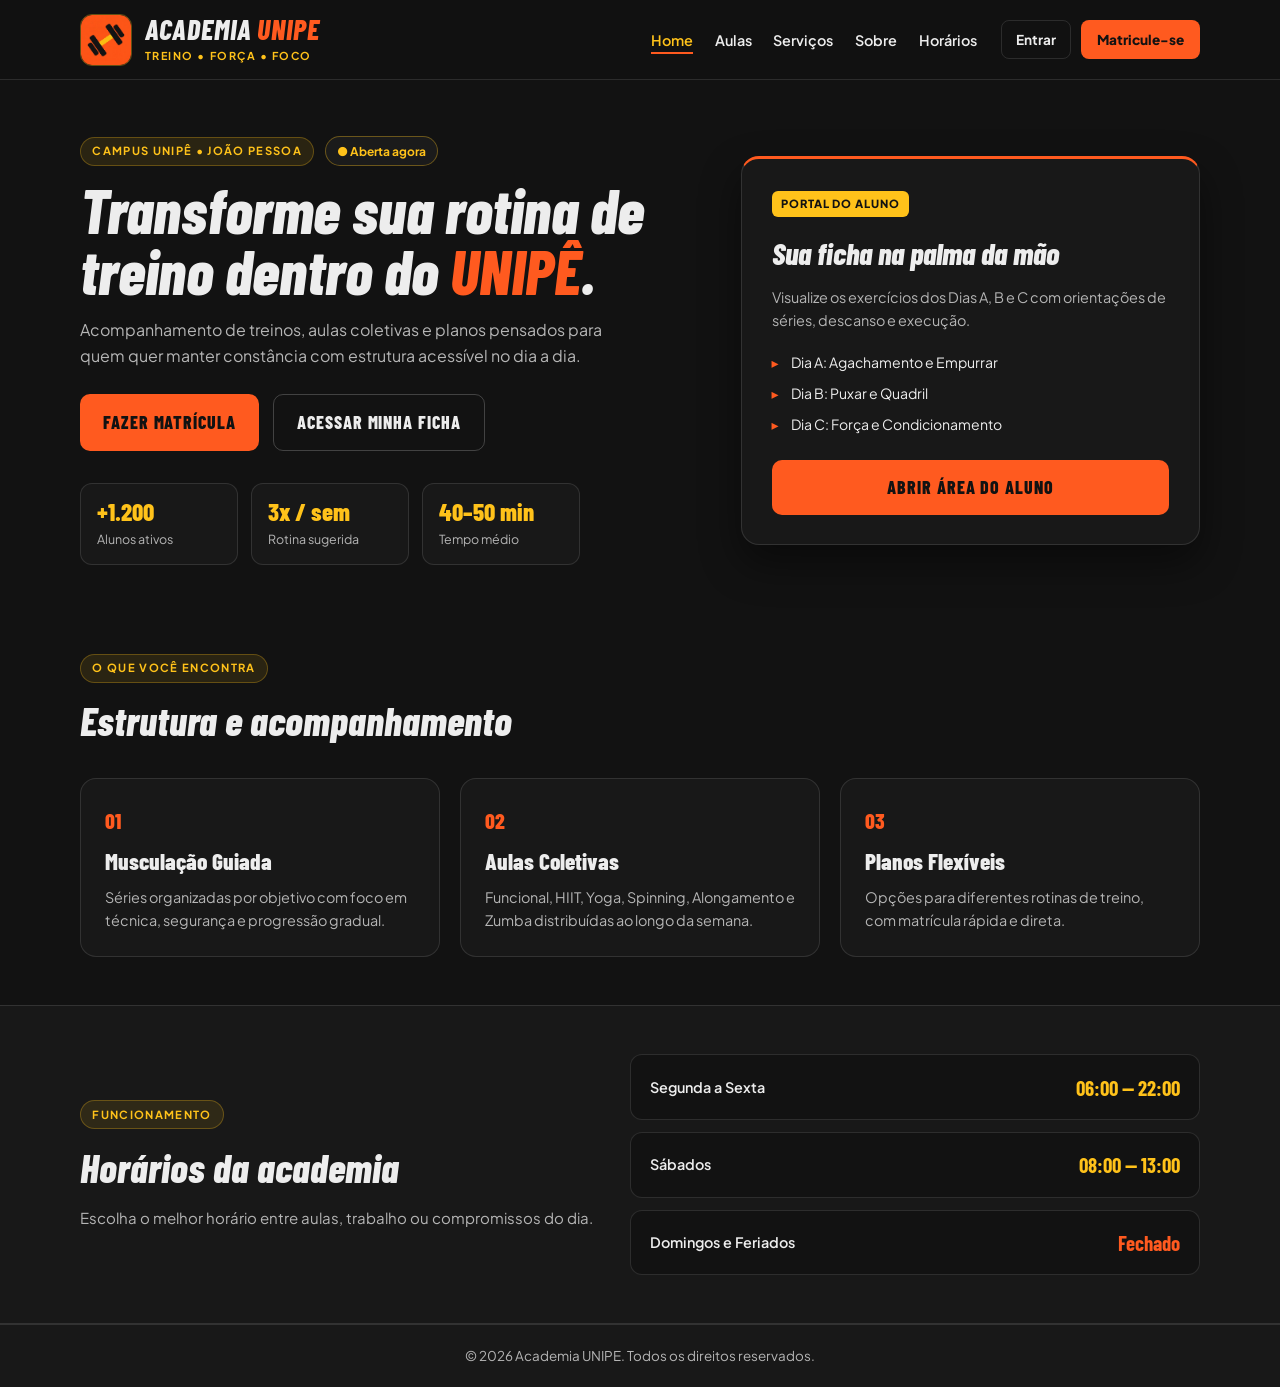
<file: index.html>
<!DOCTYPE html>
<html lang="pt-br">
  <head>
    <meta charset="UTF-8">
    <title>Academia Unipe</title>
    <script>
      window.location.replace('home/home.html');
    </script>
  </head>
  <body>
    <p>Redirecionando para <a href="home/home.html">Academia Unipe</a>...</p>
  </body>
</html>
</file>
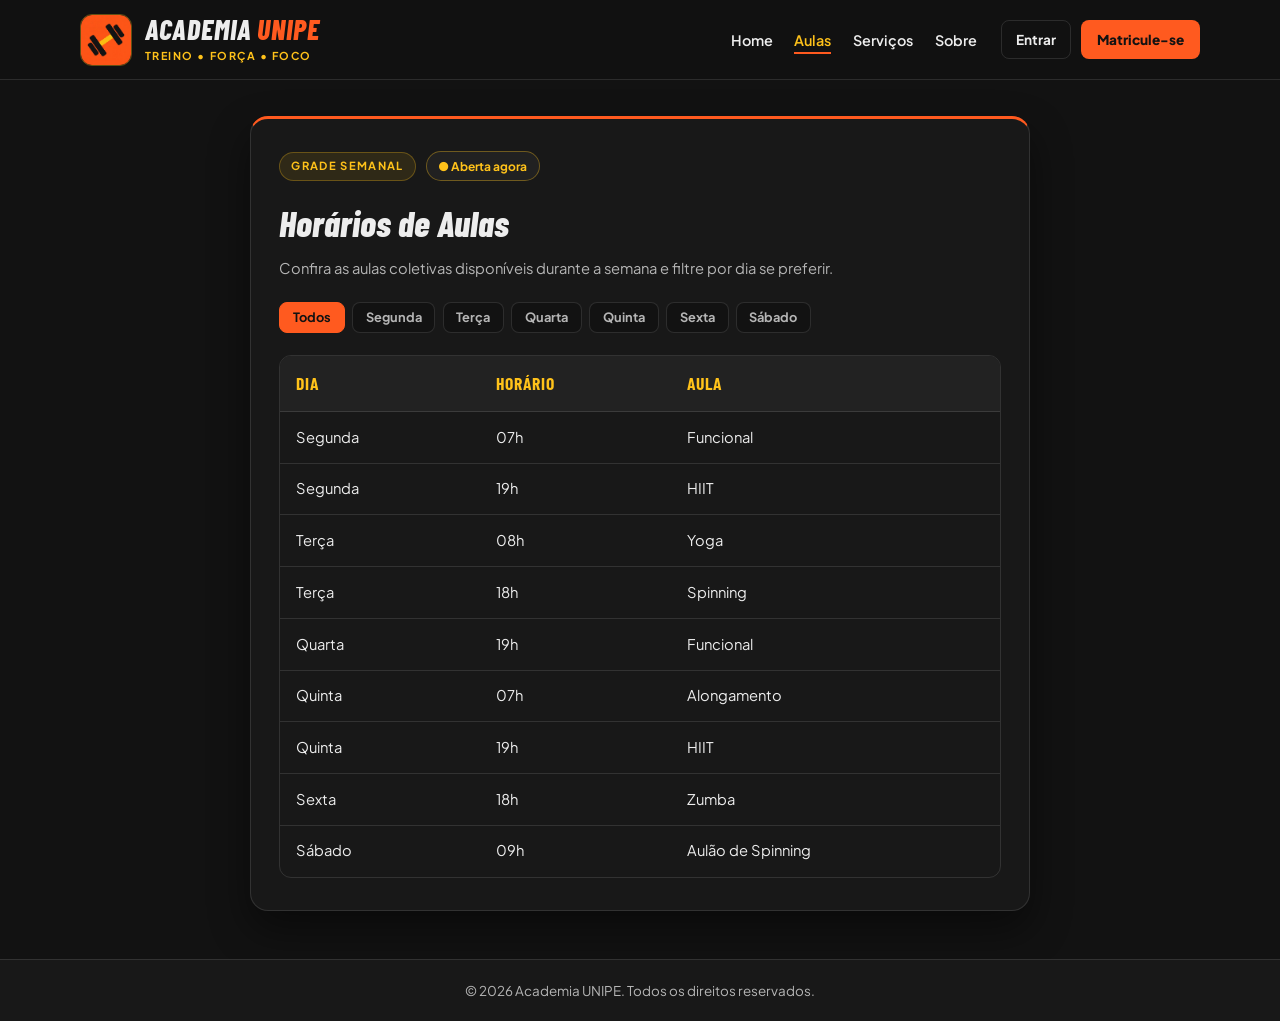
<file: aulas/aulas.html>
<!DOCTYPE html>
<html lang="pt-BR">
<head>
  <meta charset="UTF-8">
  <meta name="viewport" content="width=device-width, initial-scale=1.0">
  <title>Aulas — Academia UNIPE</title>
  <link rel="preconnect" href="https://fonts.googleapis.com">
  <link rel="preconnect" href="https://fonts.gstatic.com" crossorigin>
  <link href="https://fonts.googleapis.com/css2?family=Barlow+Condensed:ital,wght@0,700;0,800;1,800&family=Plus+Jakarta+Sans:wght@400;500;600;700&display=swap" rel="stylesheet">
  <link rel="stylesheet" href="aulas.css">
</head>
<body>
  <div class="topo-site">
    <header class="cabecalho">
      <div class="img-logo">
        <a href="../home/home.html">
          <img src="../visual/logo-unipe.png" alt="Logo da Academia UNIPE" width="52" height="52">
        </a>
        <div class="texto-logo">
          <span class="name">ACADEMIA <span class="nome">UNIPE</span></span>
          <p class="tagline">TREINO • FORÇA • FOCO</p>
        </div>
      </div>

      <button class="menu-toggle" id="menuToggle" aria-label="Abrir menu" aria-expanded="false">
        <span></span>
        <span></span>
        <span></span>
      </button>

      <nav class="menu" id="mainMenu" aria-label="Navegação principal">
        <ul class="menu-lista">
          <li><a href="../home/home.html">Home</a></li>
          <li><a href="aulas.html" class="ativo">Aulas</a></li>
          <li><a href="../servicos/serviços.html">Serviços</a></li>
          <li><a href="../sobre nos/sobre.html">Sobre</a></li>
        </ul>
        <div class="menu-acoes">
          <a href="../login/login.html" class="nav-btn-login">Entrar</a>
          <a href="../cadastro/CADASTRO.HTML" class="nav-btn-cadastro">Matricule-se</a>
        </div>
      </nav>
    </header>
  </div>

  <main class="container main-aulas">
    <section class="aulas-box">
      <div class="status-linha">
        <span class="selo">GRADE SEMANAL</span>
        <span class="status-funcionamento" id="statusFuncionamento">● Verificando horário...</span>
      </div>
      <h1 class="inicio">Horários de Aulas</h1>
      <p class="descricao-aulas">Confira as aulas coletivas disponíveis durante a semana e filtre por dia se preferir.</p>

      <div class="filtros-dia" id="filtrosDia">
        <button type="button" class="filtro-btn active" data-dia="todos">Todos</button>
        <button type="button" class="filtro-btn" data-dia="Segunda">Segunda</button>
        <button type="button" class="filtro-btn" data-dia="Terça">Terça</button>
        <button type="button" class="filtro-btn" data-dia="Quarta">Quarta</button>
        <button type="button" class="filtro-btn" data-dia="Quinta">Quinta</button>
        <button type="button" class="filtro-btn" data-dia="Sexta">Sexta</button>
        <button type="button" class="filtro-btn" data-dia="Sábado">Sábado</button>
      </div>

      <div class="tabela-wrapper">
        <table id="tabelaAulas">
          <thead>
            <tr>
              <th>Dia</th>
              <th>Horário</th>
              <th>Aula</th>
            </tr>
          </thead>
          <tbody>
            <tr data-dia="Segunda"><td>Segunda</td><td>07h</td><td>Funcional</td></tr>
            <tr data-dia="Segunda"><td>Segunda</td><td>19h</td><td>HIIT</td></tr>
            <tr data-dia="Terça"><td>Terça</td><td>08h</td><td>Yoga</td></tr>
            <tr data-dia="Terça"><td>Terça</td><td>18h</td><td>Spinning</td></tr>
            <tr data-dia="Quarta"><td>Quarta</td><td>19h</td><td>Funcional</td></tr>
            <tr data-dia="Quinta"><td>Quinta</td><td>07h</td><td>Alongamento</td></tr>
            <tr data-dia="Quinta"><td>Quinta</td><td>19h</td><td>HIIT</td></tr>
            <tr data-dia="Sexta"><td>Sexta</td><td>18h</td><td>Zumba</td></tr>
            <tr data-dia="Sábado"><td>Sábado</td><td>09h</td><td>Aulão de Spinning</td></tr>
          </tbody>
        </table>
      </div>
    </section>
  </main>

  <footer class="rodape">
    <p>&copy; 2026 Academia UNIPE. Todos os direitos reservados.</p>
  </footer>

  <script src="aulas.js"></script>
</body>
</html>
</file>
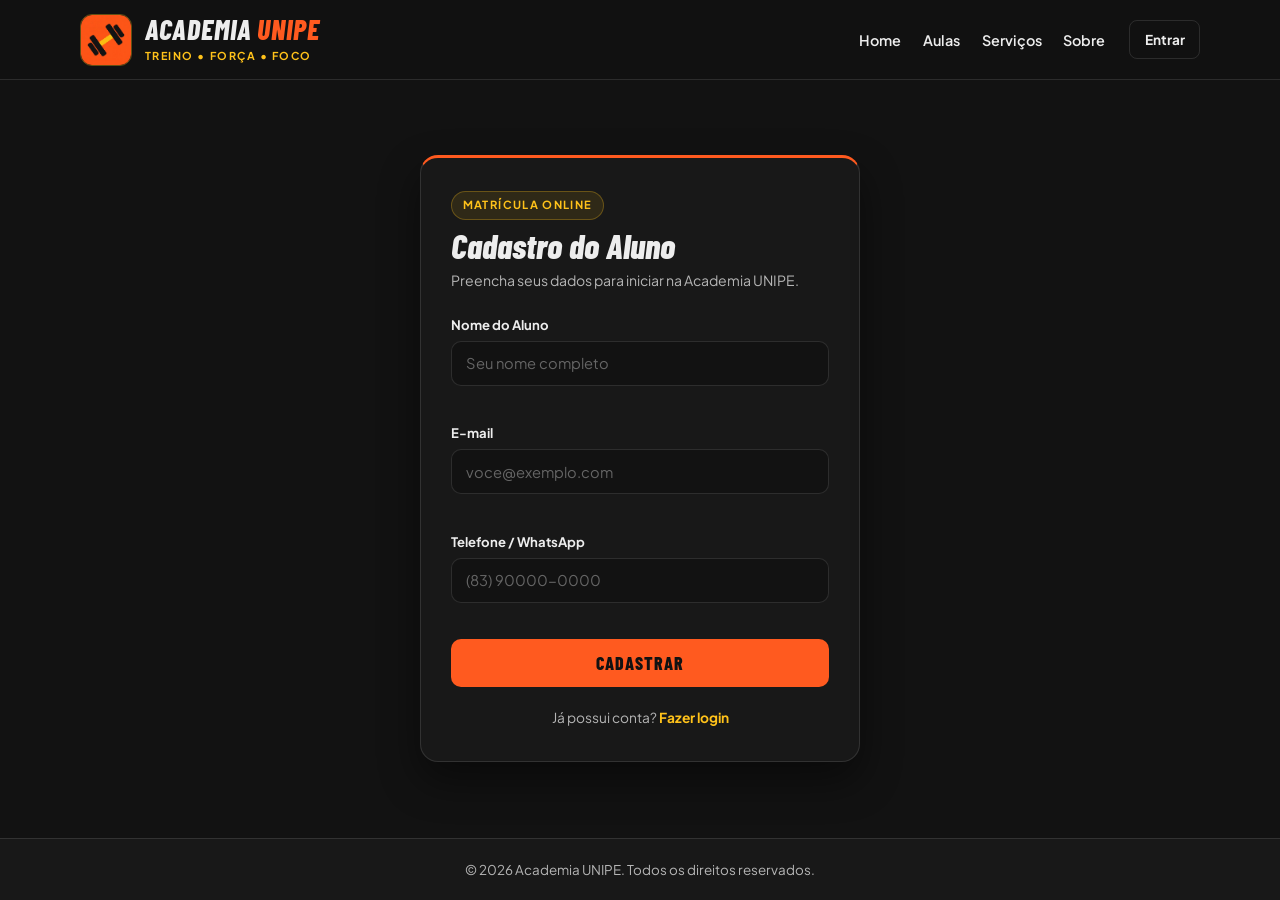
<file: cadastro/CADASTRO.HTML>
<!DOCTYPE html>
<html lang="pt-BR">
<head>
  <meta charset="UTF-8">
  <meta name="viewport" content="width=device-width, initial-scale=1.0">
  <title>Cadastro — Academia UNIPE</title>
  <link rel="preconnect" href="https://fonts.googleapis.com">
  <link rel="preconnect" href="https://fonts.gstatic.com" crossorigin>
  <link href="https://fonts.googleapis.com/css2?family=Barlow+Condensed:ital,wght@0,700;0,800;1,800&family=Plus+Jakarta+Sans:wght@400;500;600;700&display=swap" rel="stylesheet">
  <link rel="stylesheet" href="cadastro.css">
</head>
<body>
  <div class="topo-site">
    <header class="cabecalho">
      <div class="img-logo">
        <a href="../home/home.html">
          <img src="../visual/logo-unipe.png" alt="Logo da Academia UNIPE" width="52" height="52">
        </a>
        <div class="texto-logo">
          <span class="name">ACADEMIA <span class="nome">UNIPE</span></span>
          <p class="tagline">TREINO • FORÇA • FOCO</p>
        </div>
      </div>

      <button class="menu-toggle" id="menuToggle" aria-label="Abrir menu" aria-expanded="false">
        <span></span>
        <span></span>
        <span></span>
      </button>

      <nav class="menu" id="mainMenu" aria-label="Navegação principal">
        <ul class="menu-lista">
          <li><a href="../home/home.html">Home</a></li>
          <li><a href="../aulas/aulas.html">Aulas</a></li>
          <li><a href="../servicos/serviços.html">Serviços</a></li>
          <li><a href="../sobre nos/sobre.html">Sobre</a></li>
        </ul>
        <div class="menu-acoes">
          <a href="../login/login.html" class="nav-btn-login">Entrar</a>
        </div>
      </nav>
    </header>
  </div>

  <main class="area-cadastro">
    <section id="cadastro" class="cadastro-card">
      <span class="selo">MATRÍCULA ONLINE</span>
      <h1>Cadastro do Aluno</h1>
      <p class="subtitulo-form">Preencha seus dados para iniciar na Academia UNIPE.</p>

      <form id="cadastroForm" novalidate>
        <div class="campo-grupo">
          <label for="nome">Nome do Aluno</label>
          <input type="text" id="nome" name="nome" placeholder="Seu nome completo" required>
          <span class="erro-campo" id="nomeErro"></span>
        </div>

        <div class="campo-grupo">
          <label for="email">E-mail</label>
          <input type="email" id="email" name="email" placeholder="voce@exemplo.com" required>
          <span class="erro-campo" id="emailErro"></span>
        </div>

        <div class="campo-grupo">
          <label for="telefone">Telefone / WhatsApp</label>
          <input type="tel" id="telefone" name="telefone" placeholder="(83) 90000-0000" maxlength="15" required>
          <span class="erro-campo" id="telefoneErro"></span>
        </div>

        <button type="submit" class="btn btn-primary full-width">Cadastrar</button>
        <div class="mensagem-retorno" id="retornoCadastro" role="status" aria-live="polite"></div>
      </form>

      <p class="rodape-card">Já possui conta? <a href="../login/login.html">Fazer login</a></p>
    </section>
  </main>

  <footer class="rodape">
    <p>&copy; 2026 Academia UNIPE. Todos os direitos reservados.</p>
  </footer>

  <script src="cadastro.js"></script>
</body>
</html>
</file>
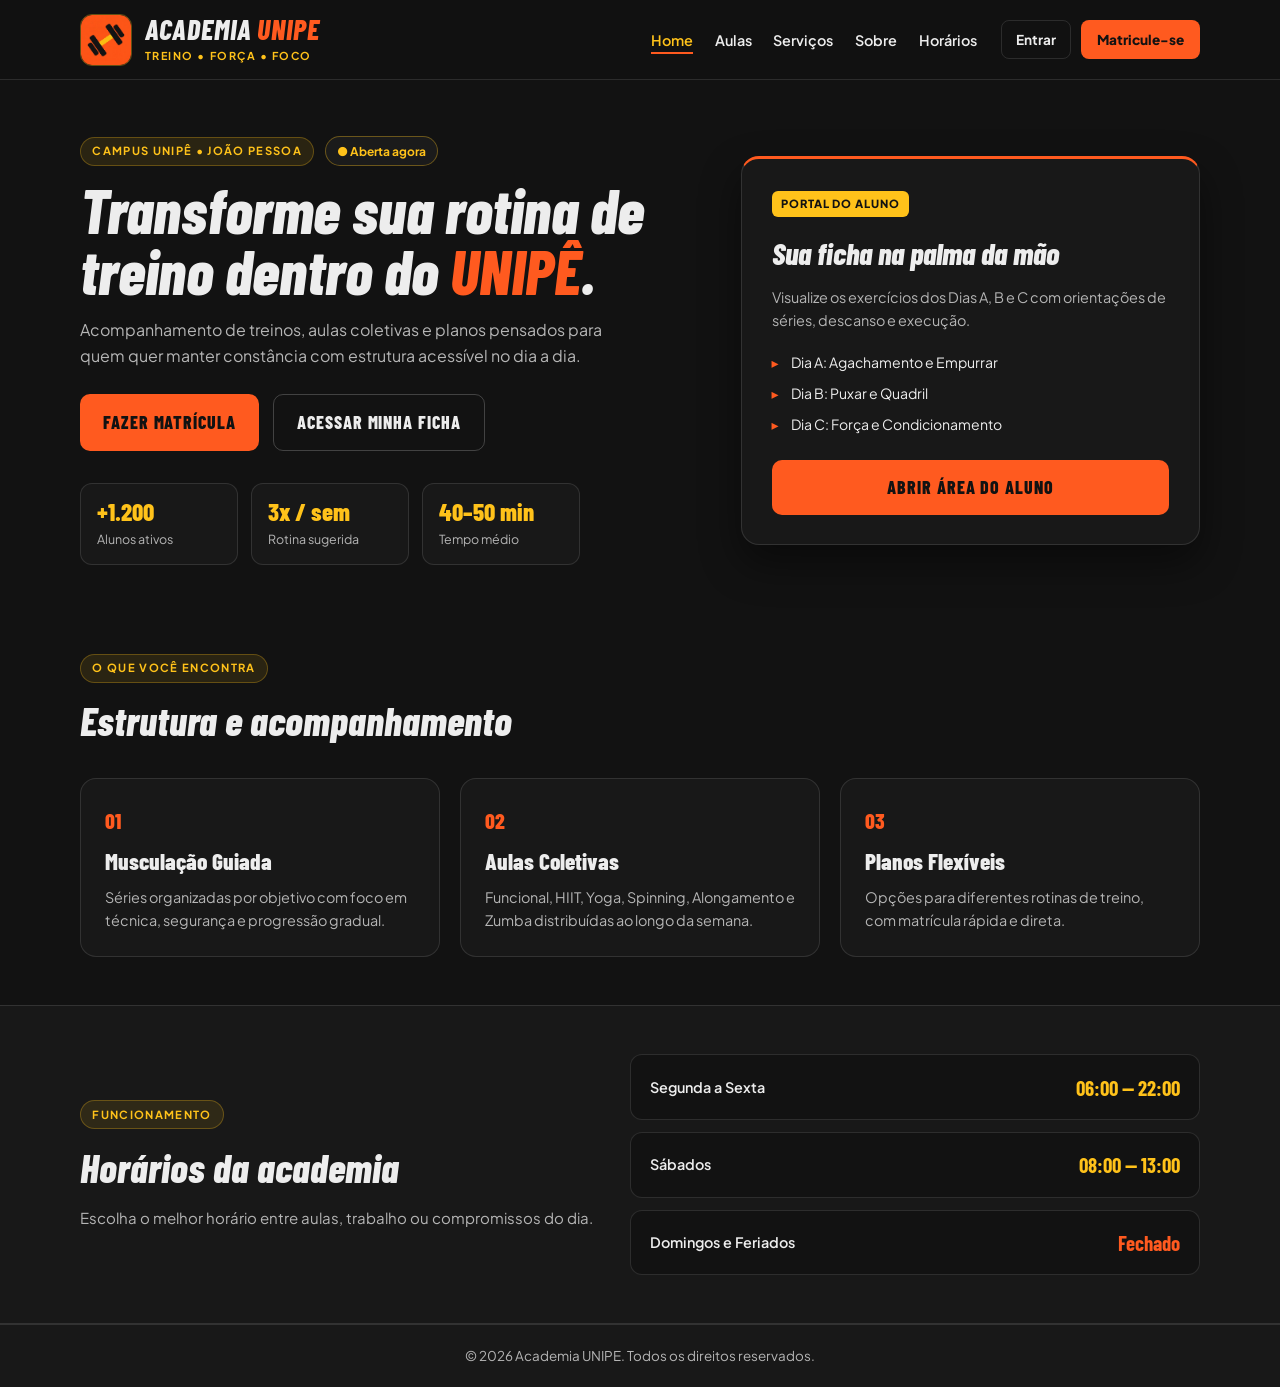
<file: home/home.html>
<!DOCTYPE html>
<html lang="pt-BR">
<head>
  <meta charset="UTF-8">
  <meta name="viewport" content="width=device-width, initial-scale=1.0">
  <title>Academia UNIPE — Início</title>
  <link rel="preconnect" href="https://fonts.googleapis.com">
  <link rel="preconnect" href="https://fonts.gstatic.com" crossorigin>
  <link href="https://fonts.googleapis.com/css2?family=Barlow+Condensed:ital,wght@0,700;0,800;1,800&family=Plus+Jakarta+Sans:wght@400;500;600;700&display=swap" rel="stylesheet">
  <link rel="stylesheet" href="home.css">
</head>
<body>
  <div class="topo-site">
    <header class="cabecalho">
      <div class="img-logo">
        <a href="home.html">
          <img src="../visual/logo-unipe.png" alt="Logo da Academia UNIPE" width="52" height="52">
        </a>
        <div class="texto-logo">
          <span class="name">ACADEMIA <span class="nome">UNIPE</span></span>
          <p class="tagline">TREINO • FORÇA • FOCO</p>
        </div>
      </div>

      <button class="menu-toggle" id="menuToggle" aria-label="Abrir menu" aria-expanded="false">
        <span></span>
        <span></span>
        <span></span>
      </button>

      <nav class="menu" id="mainMenu" aria-label="Navegação principal">
        <ul class="menu-lista">
          <li><a href="home.html" class="ativo">Home</a></li>
          <li><a href="../aulas/aulas.html">Aulas</a></li>
          <li><a href="../servicos/serviços.html">Serviços</a></li>
          <li><a href="../sobre nos/sobre.html">Sobre</a></li>
          <li><a href="#horarios">Horários</a></li>
        </ul>
        <div class="menu-acoes">
          <a href="../login/login.html" class="nav-btn-login">Entrar</a>
          <a href="../cadastro/CADASTRO.HTML" class="nav-btn-cadastro">Matricule-se</a>
        </div>
      </nav>
    </header>
  </div>

  <main>
    <section class="hero">
      <div class="container hero-grid">
        <div class="hero-text">
          <div class="status-linha">
            <span class="selo">CAMPUS UNIPÊ • JOÃO PESSOA</span>
            <span class="status-funcionamento" id="statusFuncionamento">● Verificando horário...</span>
          </div>

          <h1>Transforme sua rotina de treino dentro do <span>UNIPÊ</span>.</h1>
          <p>
            Acompanhamento de treinos, aulas coletivas e planos pensados para quem quer
            manter constância com estrutura acessível no dia a dia.
          </p>

          <div class="hero-buttons">
            <a href="../cadastro/CADASTRO.HTML" class="btn btn-primary">Fazer Matrícula</a>
            <a href="../login/login.html" class="btn btn-secondary">Acessar Minha Ficha</a>
          </div>

          <div class="hero-stats">
            <div class="stat-item">
              <strong>+1.200</strong>
              <span>Alunos ativos</span>
            </div>
            <div class="stat-item">
              <strong>3x / sem</strong>
              <span>Rotina sugerida</span>
            </div>
            <div class="stat-item">
              <strong>40–50 min</strong>
              <span>Tempo médio</span>
            </div>
          </div>
        </div>

        <aside class="hero-card">
          <div class="card-highlight">
            <span class="badge-amarelo">PORTAL DO ALUNO</span>
            <h2>Sua ficha na palma da mão</h2>
            <p>Visualize os exercícios dos Dias A, B e C com orientações de séries, descanso e execução.</p>
            <ul>
              <li>Dia A: Agachamento e Empurrar</li>
              <li>Dia B: Puxar e Quadril</li>
              <li>Dia C: Força e Condicionamento</li>
            </ul>
            <a href="../login/login.html" class="btn btn-primary full-width">Abrir Área do Aluno</a>
          </div>
        </aside>
      </div>
    </section>

    <section class="secao">
      <div class="container">
        <div class="secao-topo">
          <span class="selo">O QUE VOCÊ ENCONTRA</span>
          <h2>Estrutura e acompanhamento</h2>
        </div>

        <div class="cards-grid">
          <article class="card-info">
            <span class="card-num">01</span>
            <h3>Musculação Guiada</h3>
            <p>Séries organizadas por objetivo com foco em técnica, segurança e progressão gradual.</p>
          </article>

          <article class="card-info">
            <span class="card-num">02</span>
            <h3>Aulas Coletivas</h3>
            <p>Funcional, HIIT, Yoga, Spinning, Alongamento e Zumba distribuídas ao longo da semana.</p>
          </article>

          <article class="card-info">
            <span class="card-num">03</span>
            <h3>Planos Flexíveis</h3>
            <p>Opções para diferentes rotinas de treino, com matrícula rápida e direta.</p>
          </article>
        </div>
      </div>
    </section>

    <section id="horarios" class="secao secao-faixa">
      <div class="container horarios-grid">
        <div>
          <span class="selo">FUNCIONAMENTO</span>
          <h2>Horários da academia</h2>
          <p>Escolha o melhor horário entre aulas, trabalho ou compromissos do dia.</p>
        </div>

        <div class="horarios-lista">
          <div class="horario-linha">
            <span>Segunda a Sexta</span>
            <strong>06:00 — 22:00</strong>
          </div>
          <div class="horario-linha">
            <span>Sábados</span>
            <strong>08:00 — 13:00</strong>
          </div>
          <div class="horario-linha fechado">
            <span>Domingos e Feriados</span>
            <strong>Fechado</strong>
          </div>
        </div>
      </div>
    </section>
  </main>

  <footer class="rodape">
    <p>&copy; 2026 Academia UNIPE. Todos os direitos reservados.</p>
  </footer>

  <script src="home.js"></script>
</body>
</html>
</file>
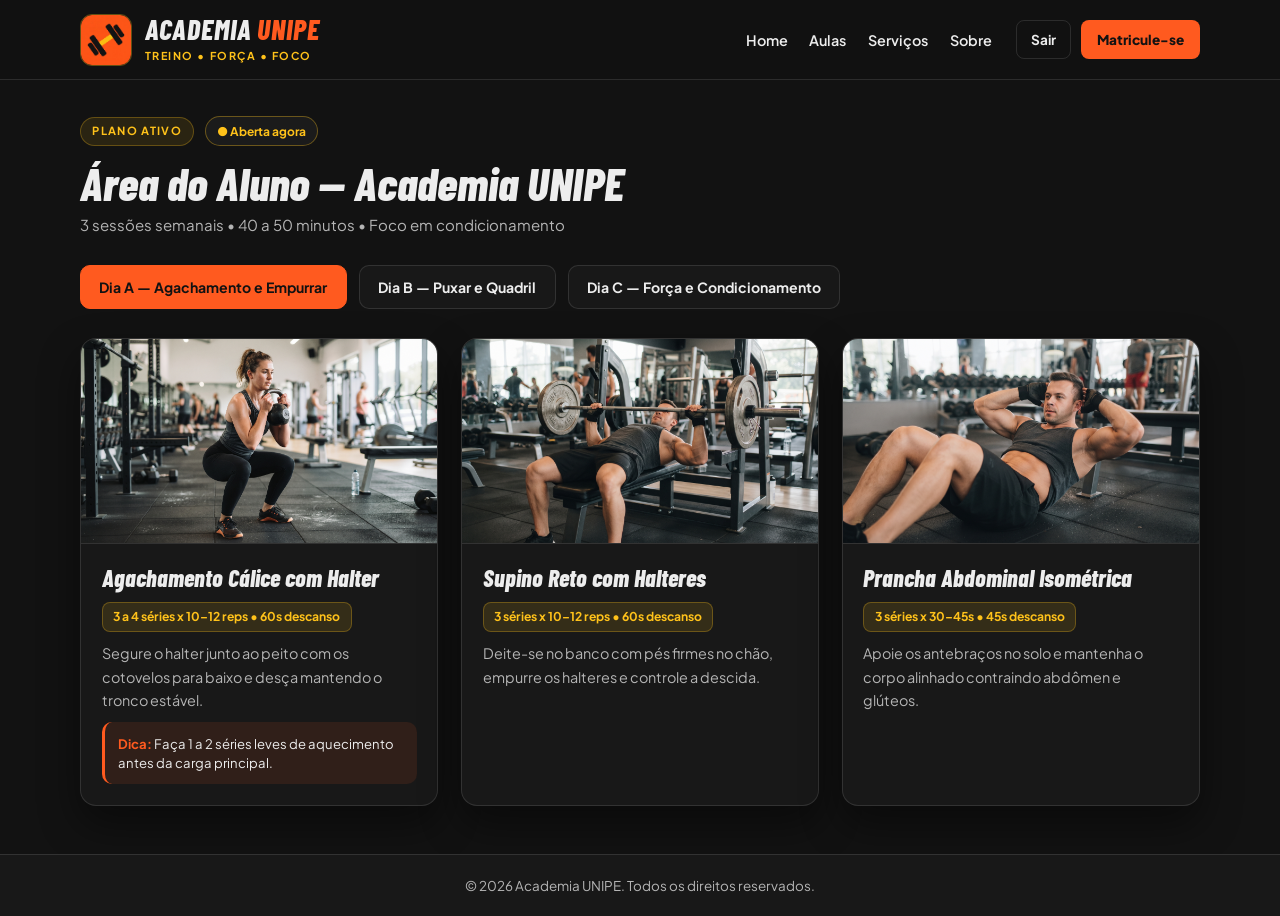
<file: login/acesso.html>
<!DOCTYPE html>
<html lang="pt-BR">
<head>
  <meta charset="UTF-8">
  <meta name="viewport" content="width=device-width, initial-scale=1.0">
  <title>Plano de Treino — Academia UNIPE</title>
  <link rel="preconnect" href="https://fonts.googleapis.com">
  <link rel="preconnect" href="https://fonts.gstatic.com" crossorigin>
  <link href="https://fonts.googleapis.com/css2?family=Barlow+Condensed:ital,wght@0,700;0,800;1,800&family=Plus+Jakarta+Sans:wght@400;500;600;700&display=swap" rel="stylesheet">
  <link rel="stylesheet" href="acesso.css">
</head>
<body class="painel-treino">
  <div class="topo-site">
    <header class="cabecalho">
      <div class="img-logo">
        <a href="../home/home.html">
          <img src="../visual/logo-unipe.png" alt="Logo da Academia UNIPE" width="52" height="52">
        </a>
        <div class="texto-logo">
          <span class="name">ACADEMIA <span class="nome">UNIPE</span></span>
          <p class="tagline">TREINO • FORÇA • FOCO</p>
        </div>
      </div>

      <button class="menu-toggle" id="menuToggle" aria-label="Abrir menu" aria-expanded="false">
        <span></span>
        <span></span>
        <span></span>
      </button>

      <nav class="menu" id="mainMenu" aria-label="Navegação principal">
        <ul class="menu-lista">
          <li><a href="../home/home.html">Home</a></li>
          <li><a href="../aulas/aulas.html">Aulas</a></li>
          <li><a href="../servicos/serviços.html">Serviços</a></li>
          <li><a href="../sobre nos/sobre.html">Sobre</a></li>
        </ul>
        <div class="menu-acoes">
          <a href="../login/login.html" class="nav-btn-login">Sair</a>
          <a href="../cadastro/CADASTRO.HTML" class="nav-btn-cadastro">Matricule-se</a>
        </div>
      </nav>
    </header>
  </div>

  <main class="container-treino">
    <section class="treino-cabecalho">
      <div class="status-linha">
        <span class="selo">PLANO ATIVO</span>
        <span class="status-funcionamento" id="statusFuncionamento">● Verificando horário...</span>
      </div>
      <h1>Área do Aluno — Academia UNIPE</h1>
      <p>3 sessões semanais • 40 a 50 minutos • Foco em condicionamento</p>
    </section>

    <nav class="tabs" role="tablist" aria-label="Dias de treino">
      <button type="button" class="tab-btn active" data-tab="dia-a" role="tab" aria-selected="true">Dia A — Agachamento e Empurrar</button>
      <button type="button" class="tab-btn" data-tab="dia-b" role="tab" aria-selected="false">Dia B — Puxar e Quadril</button>
      <button type="button" class="tab-btn" data-tab="dia-c" role="tab" aria-selected="false">Dia C — Força e Condicionamento</button>
    </nav>

    <section id="dia-a" class="tab-content active" role="tabpanel">
      <div class="cards-grid">
        <article class="card">
          <img src="../visual/agachamento.jpeg" class="img" alt="Agachamento Cálice com Halter">
          <div class="card-body">
            <h2>Agachamento Cálice com Halter</h2>
            <span class="badge">3 a 4 séries x 10–12 reps • 60s descanso</span>
            <p>Segure o halter junto ao peito com os cotovelos para baixo e desça mantendo o tronco estável.</p>
            <div class="tip">
              <strong>Dica:</strong> Faça 1 a 2 séries leves de aquecimento antes da carga principal.
            </div>
          </div>
        </article>

        <article class="card">
          <img src="../visual/supino.jpeg" alt="Supino Reto com Halteres">
          <div class="card-body">
            <h2>Supino Reto com Halteres</h2>
            <span class="badge">3 séries x 10–12 reps • 60s descanso</span>
            <p>Deite-se no banco com pés firmes no chão, empurre os halteres e controle a descida.</p>
          </div>
        </article>

        <article class="card">
          <img src="../visual/prancha.jpeg" alt="Prancha Abdominal Isométrica">
          <div class="card-body">
            <h2>Prancha Abdominal Isométrica</h2>
            <span class="badge">3 séries x 30–45s • 45s descanso</span>
            <p>Apoie os antebraços no solo e mantenha o corpo alinhado contraindo abdômen e glúteos.</p>
          </div>
        </article>
      </div>
    </section>

    <section id="dia-b" class="tab-content" role="tabpanel">
      <div class="cards-grid">
        <article class="card">
          <img src="../visual/puxada.jpeg" alt="Puxada Frontal na Polia Alta">
          <div class="card-body">
            <h2>Puxada Frontal na Polia Alta</h2>
            <span class="badge">3 a 4 séries x 10–12 reps • 60s descanso</span>
            <p>Puxe a barra em direção ao peito iniciando o movimento pelas escápulas.</p>
          </div>
        </article>

        <article class="card">
          <img src="../visual/levantamento.jpeg" alt="Levantamento Terra Romeno com Halteres">
          <div class="card-body">
            <h2>Levantamento Terra Romeno com Halteres</h2>
            <span class="badge">3 séries x 10–12 reps • 60s descanso</span>
            <p>Com joelhos levemente destravados, projete o quadril para trás mantendo a coluna neutra e os halteres próximos às pernas.</p>
          </div>
        </article>

        <article class="card">
          <img src="../visual/remada.jpeg" alt="Remada Baixa na Polia">
          <div class="card-body">
            <h2>Remada Baixa na Polia</h2>
            <span class="badge">3 séries x 10–12 reps • 60s descanso</span>
            <p>Sente-se com tronco ereto e pés apoiados na plataforma, puxando o triângulo ou barra em direção ao abdômen.</p>
          </div>
        </article>
      </div>
    </section>

    <section id="dia-c" class="tab-content" role="tabpanel">
      <div class="cards-grid">
        <article class="card">
          <img src="../visual/ombro.jpeg" alt="Desenvolvimento de Ombros">
          <div class="card-body">
            <h2>Desenvolvimento de Ombros</h2>
            <span class="badge">3 séries x 8–12 reps • 60s descanso</span>
            <p>Empurre a carga acima da cabeça mantendo o core firme e descendo até a linha do queixo.</p>
          </div>
        </article>

        <article class="card">
          <img src="../visual/Swing.jpeg" alt="Swing com Kettlebell">
          <div class="card-body">
            <h2>Swing com Kettlebell</h2>
            <span class="badge">4 séries x 15 reps • 45s descanso</span>
            <p>Execute uma dobradiça rápida de quadril para trás e estenda o quadril à frente para projetar o kettlebell na altura do peito. A força vem do quadril e dos glúteos, não da elevação dos ombros com os braços.</p>
          </div>
        </article>

        <article class="card">
          <img src="../visual/esteira.jpeg" alt="Esteira ou Ergômetro">
          <div class="card-body">
            <h2>Esteira ou Ergômetro</h2>
            <span class="badge">10 a 15 min • Ritmo moderado a vigoroso</span>
            <p>Alterne blocos de 1 minuto em ritmo mais forte com 1 a 2 minutos em ritmo leve de recuperação, mantendo respiração controlada e postura ereta.</p>
          </div>
        </article>
      </div>
    </section>
  </main>

  <footer class="rodape">
    <p>&copy; 2026 Academia UNIPE. Todos os direitos reservados.</p>
  </footer>

  <script src="acesso.js"></script>
</body>
</html>
</file>
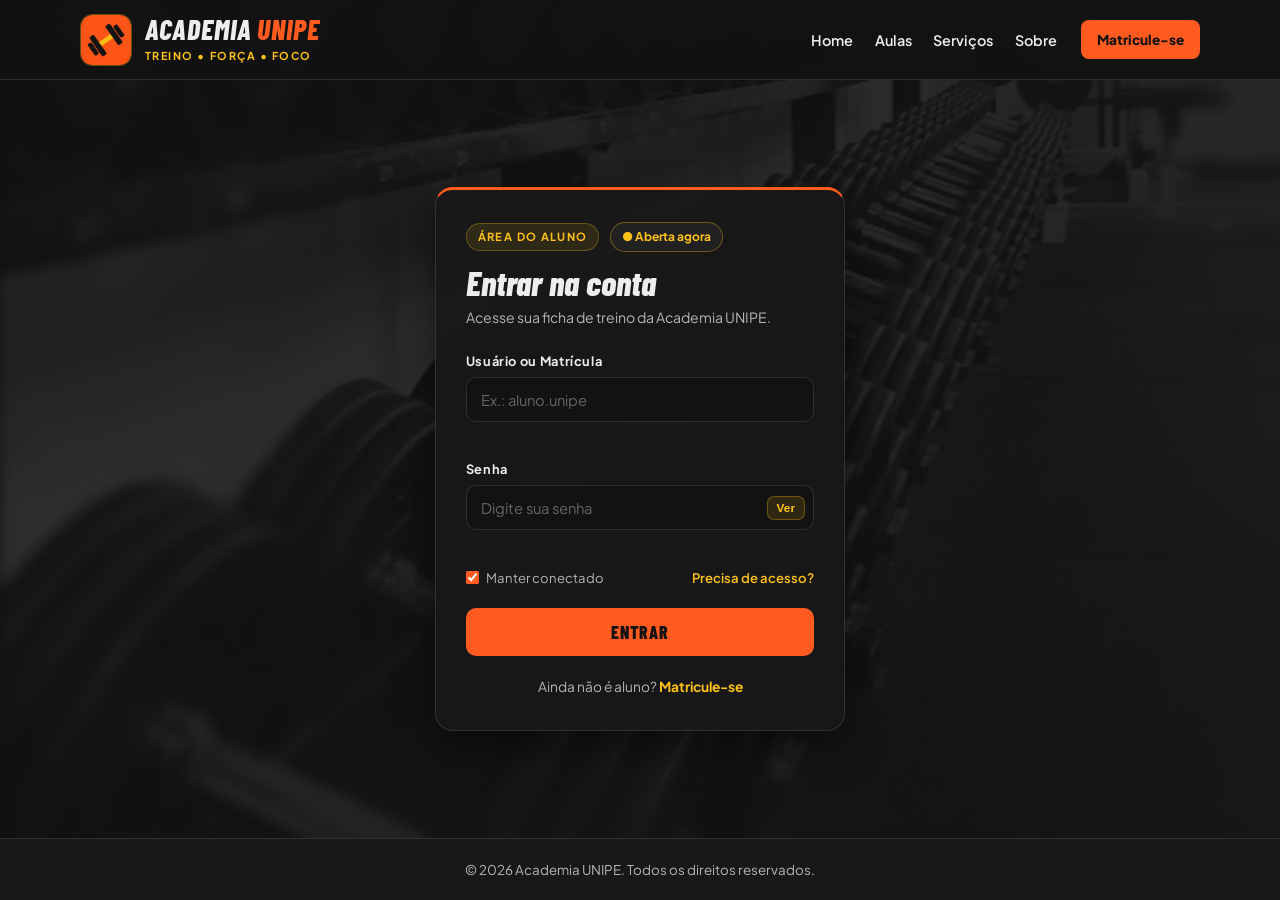
<file: login/login.html>
<!DOCTYPE html>
<html lang="pt-BR">
<head>
  <meta charset="UTF-8">
  <meta name="viewport" content="width=device-width, initial-scale=1.0">
  <title>Login — Academia UNIPE</title>
  <link rel="preconnect" href="https://fonts.googleapis.com">
  <link rel="preconnect" href="https://fonts.gstatic.com" crossorigin>
  <link href="https://fonts.googleapis.com/css2?family=Barlow+Condensed:ital,wght@0,700;0,800;1,800&family=Plus+Jakarta+Sans:wght@400;500;600;700&display=swap" rel="stylesheet">
  <link rel="stylesheet" href="login.css">
</head>
<body class="painel-fundo">
  <div class="topo-site">
    <header class="cabecalho">
      <div class="img-logo">
        <a href="../home/home.html">
          <img src="../visual/logo-unipe.png" alt="Logo da Academia UNIPE" width="52" height="52">
        </a>
        <div class="texto-logo">
          <span class="name">ACADEMIA <span class="nome">UNIPE</span></span>
          <p class="tagline">TREINO • FORÇA • FOCO</p>
        </div>
      </div>

      <button class="menu-toggle" id="menuToggle" aria-label="Abrir menu" aria-expanded="false">
        <span></span>
        <span></span>
        <span></span>
      </button>

      <nav class="menu" id="mainMenu" aria-label="Navegação principal">
        <ul class="menu-lista">
          <li><a href="../home/home.html">Home</a></li>
          <li><a href="../aulas/aulas.html">Aulas</a></li>
          <li><a href="../servicos/serviços.html">Serviços</a></li>
          <li><a href="../sobre nos/sobre.html">Sobre</a></li>
        </ul>
        <div class="menu-acoes">
          <a href="../cadastro/CADASTRO.HTML" class="nav-btn-cadastro">Matricule-se</a>
        </div>
      </nav>
    </header>
  </div>

  <main class="area-login">
    <form class="login-form" action="acesso.html" id="loginForm" method="GET" novalidate>
      <div class="status-linha">
        <span class="selo">ÁREA DO ALUNO</span>
        <span class="status-funcionamento" id="statusFuncionamento">● Verificando horário...</span>
      </div>

      <h1>Entrar na conta</h1>
      <p class="subtitulo-form">Acesse sua ficha de treino da Academia UNIPE.</p>

      <div class="campo-grupo">
        <label for="username">Usuário ou Matrícula</label>
        <input type="text" id="username" name="username" placeholder="Ex.: aluno.unipe" autocomplete="username">
        <span class="input-error" id="usernameError"></span>
      </div>

      <div class="campo-grupo">
        <label for="password">Senha</label>
        <div class="senha-wrapper">
          <input type="password" id="password" name="password" class="input-password" placeholder="Digite sua senha" autocomplete="current-password">
          <button type="button" class="btn-olho" id="togglePassword" aria-label="Mostrar ou ocultar senha">Ver</button>
        </div>
        <span class="input-error" id="passwordError"></span>
      </div>

      <div class="acoes-auxiliares">
        <label class="lembrar">
          <input type="checkbox" id="rememberMe" checked>
          <span>Manter conectado</span>
        </label>
        <a href="../cadastro/CADASTRO.HTML" class="link-apoio">Precisa de acesso?</a>
      </div>

      <button class="btn btn-primary full-width" type="submit">Entrar</button>

      <p class="cadastro">Ainda não é aluno? <a class="cadastro-link" href="../cadastro/CADASTRO.HTML">Matricule-se</a></p>
    </form>
  </main>

  <footer class="rodape">
    <p>&copy; 2026 Academia UNIPE. Todos os direitos reservados.</p>
  </footer>

  <script src="login.js"></script>
</body>
</html>
</file>
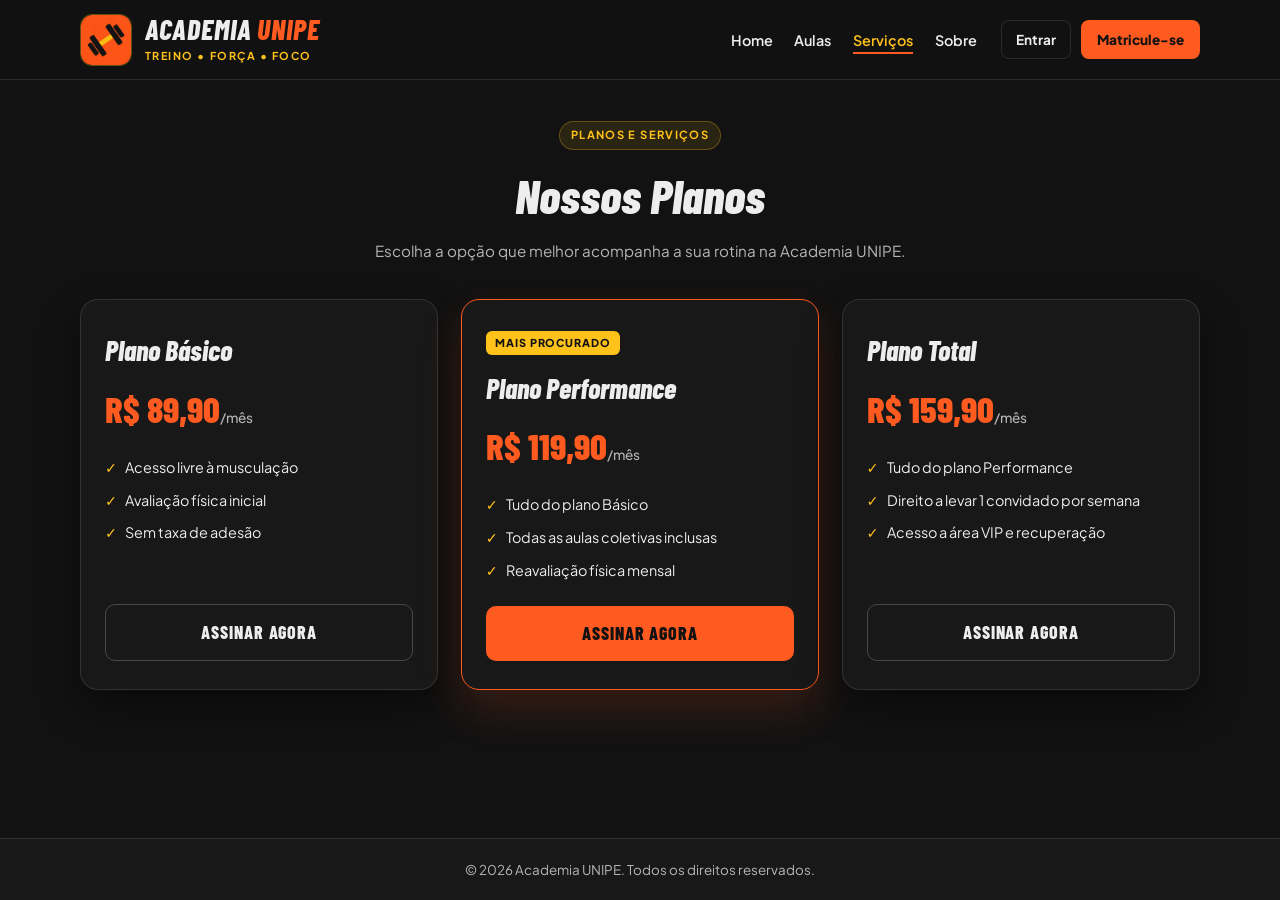
<file: servicos/serviços.html>
<!DOCTYPE html>
<html lang="pt-BR">
<head>
  <meta charset="UTF-8">
  <meta name="viewport" content="width=device-width, initial-scale=1.0">
  <title>Serviços e Planos — Academia UNIPE</title>
  <link rel="preconnect" href="https://fonts.googleapis.com">
  <link rel="preconnect" href="https://fonts.gstatic.com" crossorigin>
  <link href="https://fonts.googleapis.com/css2?family=Barlow+Condensed:ital,wght@0,700;0,800;1,800&family=Plus+Jakarta+Sans:wght@400;500;600;700&display=swap" rel="stylesheet">
  <link rel="stylesheet" href="serviços.css">
</head>
<body>
  <div class="topo-site">
    <header class="cabecalho">
      <div class="img-logo">
        <a href="../home/home.html">
          <img src="../visual/logo-unipe.png" alt="Logo da Academia UNIPE" width="52" height="52">
        </a>
        <div class="texto-logo">
          <span class="name">ACADEMIA <span class="nome">UNIPE</span></span>
          <p class="tagline">TREINO • FORÇA • FOCO</p>
        </div>
      </div>

      <button class="menu-toggle" id="menuToggle" aria-label="Abrir menu" aria-expanded="false">
        <span></span>
        <span></span>
        <span></span>
      </button>

      <nav class="menu" id="mainMenu" aria-label="Navegação principal">
        <ul class="menu-lista">
          <li><a href="../home/home.html">Home</a></li>
          <li><a href="../aulas/aulas.html">Aulas</a></li>
          <li><a href="serviços.html" class="ativo">Serviços</a></li>
          <li><a href="../sobre nos/sobre.html">Sobre</a></li>
        </ul>
        <div class="menu-acoes">
          <a href="../login/login.html" class="nav-btn-login">Entrar</a>
          <a href="../cadastro/CADASTRO.HTML" class="nav-btn-cadastro">Matricule-se</a>
        </div>
      </nav>
    </header>
  </div>

  <main class="main-planos">
    <section class="planos-section">
      <div class="container">
        <div class="planos-cabecalho">
          <span class="selo">PLANOS E SERVIÇOS</span>
          <h1>Nossos Planos</h1>
          <p>Escolha a opção que melhor acompanha a sua rotina na Academia UNIPE.</p>
        </div>

        <div class="planos-grid">
          <article class="plano-card">
            <div>
              <h2>Plano Básico</h2>
              <p class="plano-preco">R$ 89,90<span>/mês</span></p>
              <ul>
                <li>Acesso livre à musculação</li>
                <li>Avaliação física inicial</li>
                <li>Sem taxa de adesão</li>
              </ul>
            </div>
            <a href="../cadastro/CADASTRO.HTML" class="btn btn-secondary full-width">Assinar agora</a>
          </article>

          <article class="plano-card plano-destaque">
            <div>
              <span class="tag-destaque">MAIS PROCURADO</span>
              <h2>Plano Performance</h2>
              <p class="plano-preco">R$ 119,90<span>/mês</span></p>
              <ul>
                <li>Tudo do plano Básico</li>
                <li>Todas as aulas coletivas inclusas</li>
                <li>Reavaliação física mensal</li>
              </ul>
            </div>
            <a href="../cadastro/CADASTRO.HTML" class="btn btn-primary full-width">Assinar agora</a>
          </article>

          <article class="plano-card">
            <div>
              <h2>Plano Total</h2>
              <p class="plano-preco">R$ 159,90<span>/mês</span></p>
              <ul>
                <li>Tudo do plano Performance</li>
                <li>Direito a levar 1 convidado por semana</li>
                <li>Acesso a área VIP e recuperação</li>
              </ul>
            </div>
            <a href="../cadastro/CADASTRO.HTML" class="btn btn-secondary full-width">Assinar agora</a>
          </article>
        </div>
      </div>
    </section>
  </main>

  <footer class="rodape">
    <p>&copy; 2026 Academia UNIPE. Todos os direitos reservados.</p>
  </footer>

  <script src="servicos.js"></script>
</body>
</html>
</file>
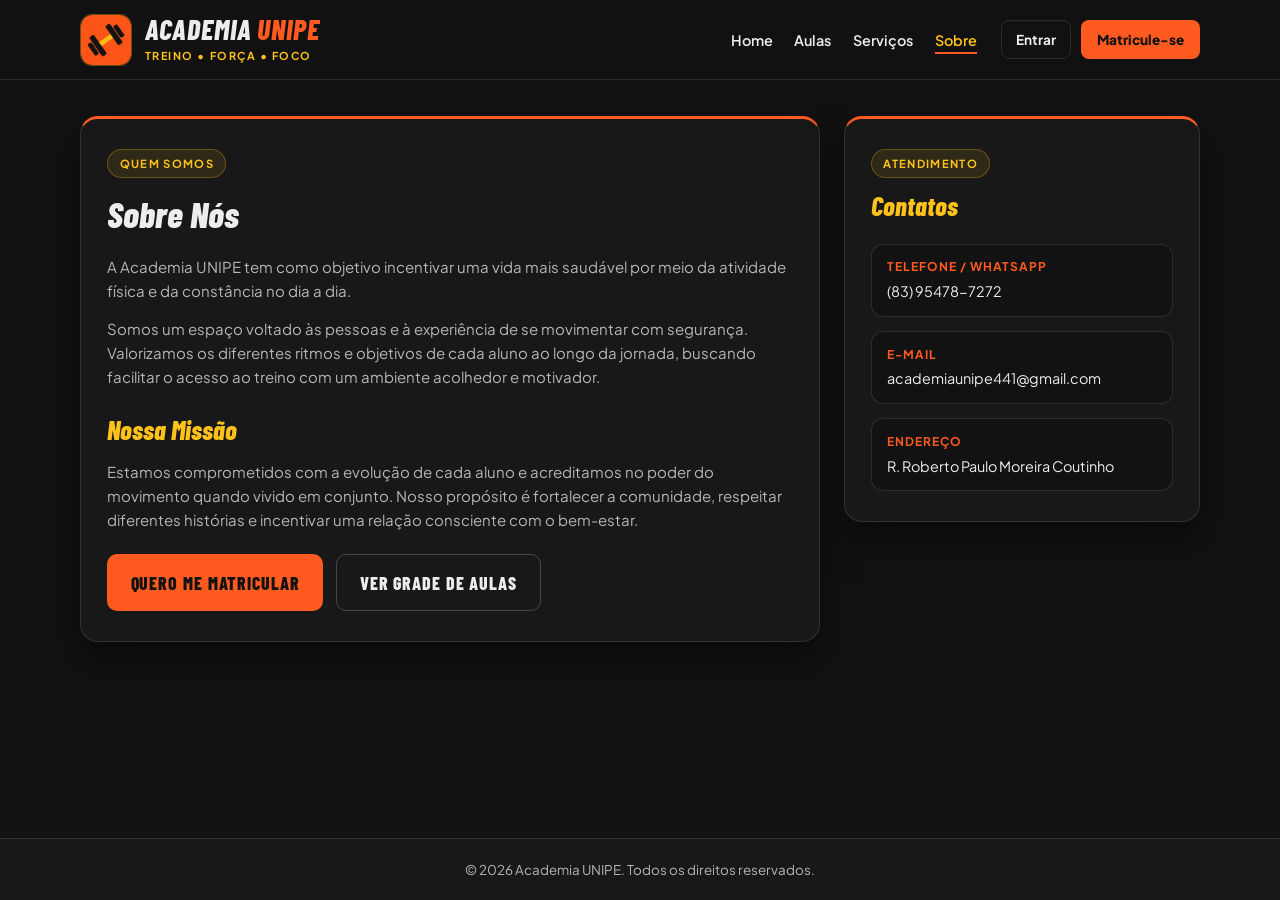
<file: sobre nos/sobre.html>
<!DOCTYPE html>
<html lang="pt-BR">
<head>
  <meta charset="UTF-8">
  <meta name="viewport" content="width=device-width, initial-scale=1.0">
  <title>Sobre Nós — Academia UNIPE</title>
  <link rel="preconnect" href="https://fonts.googleapis.com">
  <link rel="preconnect" href="https://fonts.gstatic.com" crossorigin>
  <link href="https://fonts.googleapis.com/css2?family=Barlow+Condensed:ital,wght@0,700;0,800;1,800&family=Plus+Jakarta+Sans:wght@400;500;600;700&display=swap" rel="stylesheet">
  <link rel="stylesheet" href="sobre.css">
</head>
<body>
  <div class="topo-site">
    <header class="cabecalho">
      <div class="img-logo">
        <a href="../home/home.html">
          <img src="../visual/logo-unipe.png" alt="Logo da Academia UNIPE" width="52" height="52">
        </a>
        <div class="texto-logo">
          <span class="name">ACADEMIA <span class="nome">UNIPE</span></span>
          <p class="tagline">TREINO • FORÇA • FOCO</p>
        </div>
      </div>

      <button class="menu-toggle" id="menuToggle" aria-label="Abrir menu" aria-expanded="false">
        <span></span>
        <span></span>
        <span></span>
      </button>

      <nav class="menu" id="mainMenu" aria-label="Navegação principal">
        <ul class="menu-lista">
          <li><a href="../home/home.html">Home</a></li>
          <li><a href="../aulas/aulas.html">Aulas</a></li>
          <li><a href="../servicos/serviços.html">Serviços</a></li>
          <li><a href="sobre.html" class="ativo">Sobre</a></li>
        </ul>
        <div class="menu-acoes">
          <a href="../login/login.html" class="nav-btn-login">Entrar</a>
          <a href="../cadastro/CADASTRO.HTML" class="nav-btn-cadastro">Matricule-se</a>
        </div>
      </nav>
    </header>
  </div>

  <main class="main-sobre">
    <div class="container sobre-grid">
      <section id="sobre" class="card-sobre">
        <span class="selo">QUEM SOMOS</span>
        <h1>Sobre Nós</h1>
        <p>
          A Academia UNIPE tem como objetivo incentivar uma vida mais saudável por meio
          da atividade física e da constância no dia a dia.
        </p>
        <p>
          Somos um espaço voltado às pessoas e à experiência de se movimentar com segurança.
          Valorizamos os diferentes ritmos e objetivos de cada aluno ao longo da jornada,
          buscando facilitar o acesso ao treino com um ambiente acolhedor e motivador.
        </p>

        <h2>Nossa Missão</h2>
        <p>
          Estamos comprometidos com a evolução de cada aluno e acreditamos no poder do
          movimento quando vivido em conjunto. Nosso propósito é fortalecer a comunidade,
          respeitar diferentes histórias e incentivar uma relação consciente com o bem-estar.
        </p>

        <div class="sobre-acoes">
          <a href="../cadastro/CADASTRO.HTML" class="btn btn-primary">Quero me matricular</a>
          <a href="../aulas/aulas.html" class="btn btn-secondary">Ver grade de aulas</a>
        </div>
      </section>

      <aside class="card-contato">
        <span class="selo">ATENDIMENTO</span>
        <h2>Contatos</h2>
        <ul class="lista-contato">
          <li>
            <strong>Telefone / WhatsApp</strong>
            <span>(83) 95478-7272</span>
          </li>
          <li>
            <strong>E-mail</strong>
            <span>academiaunipe441@gmail.com</span>
          </li>
          <li>
            <strong>Endereço</strong>
            <span>R. Roberto Paulo Moreira Coutinho</span>
          </li>
        </ul>
      </aside>
    </div>
  </main>

  <footer class="rodape">
    <p>&copy; 2026 Academia UNIPE. Todos os direitos reservados.</p>
  </footer>

  <script src="sobre.js"></script>
</body>
</html>
</file>
<file: aulas/aulas.css>
/* ACADEMIA UNIPE - Tema & Layout */
:root {
  --preto-carvao: #121212;
  --superficie-1: #181818;
  --superficie-2: #222222;
  --laranja: #FF5A1F;
  --laranja-escuro: #E04810;
  --amarelo: #FFC21A;
  --cinza-claro: #EDEDED;
  --cinza-suave: #B5B5B5;
  --borda: rgba(237, 237, 237, 0.12);
  --sombra: 0 18px 40px rgba(0, 0, 0, 0.45);
}

*,
*::before,
*::after {
  box-sizing: border-box;
  margin: 0;
  padding: 0;
}

html {
  scroll-behavior: smooth;
}

body {
  min-height: 100vh;
  display: flex;
  flex-direction: column;
  font-family: 'Plus Jakarta Sans', system-ui, -apple-system, sans-serif;
  background-color: var(--preto-carvao);
  color: var(--cinza-claro);
  line-height: 1.6;
  overflow-x: hidden;
}

a {
  color: inherit;
}

.container {
  width: 100%;
  max-width: 1160px;
  margin: 0 auto;
  padding: 0 1.25rem;
}

/* Cabeçalho */
.topo-site {
  position: sticky;
  top: 0;
  z-index: 40;
  background: rgba(18, 18, 18, 0.9);
  backdrop-filter: blur(12px);
  border-bottom: 1px solid var(--borda);
}

.cabecalho {
  width: 100%;
  max-width: 1160px;
  margin: 0 auto;
  padding: 0.85rem 1.25rem;
  display: flex;
  align-items: center;
  justify-content: space-between;
  gap: 1rem;
  flex-wrap: wrap;
}

.img-logo {
  display: flex;
  align-items: center;
  gap: 0.8rem;
}

.img-logo a {
  display: flex;
  align-items: center;
}

.img-logo img {
  width: 52px;
  height: 52px;
  border-radius: 12px;
  object-fit: cover;
  border: 1px solid rgba(255, 194, 26, 0.35);
}

.texto-logo {
  display: flex;
  flex-direction: column;
}

.name {
  font-family: 'Barlow Condensed', sans-serif;
  font-size: 1.75rem;
  font-weight: 800;
  font-style: italic;
  letter-spacing: 0.03em;
  line-height: 1;
}

.nome {
  color: var(--laranja);
}

.tagline {
  font-size: 0.68rem;
  font-weight: 700;
  letter-spacing: 0.14em;
  color: var(--amarelo);
  margin-top: 0.25rem;
}

.menu-toggle {
  display: none;
  flex-direction: column;
  gap: 5px;
  background: var(--superficie-1);
  border: 1px solid var(--borda);
  border-radius: 8px;
  padding: 0.55rem;
  cursor: pointer;
}

.menu-toggle span {
  display: block;
  width: 22px;
  height: 2px;
  background-color: var(--cinza-claro);
}

.menu {
  display: flex;
  align-items: center;
  gap: 1.5rem;
}

.menu-lista {
  list-style: none;
  display: flex;
  align-items: center;
  gap: 1.35rem;
}

.menu-lista a {
  text-decoration: none;
  font-size: 0.9rem;
  font-weight: 600;
  color: var(--cinza-claro);
  padding-bottom: 0.2rem;
  border-bottom: 2px solid transparent;
  transition: color 0.2s ease, border-color 0.2s ease;
}

.menu-lista a:hover,
.menu-lista a.ativo {
  color: var(--amarelo);
  border-bottom-color: var(--laranja);
}

.menu-acoes {
  display: flex;
  align-items: center;
  gap: 0.6rem;
}

.nav-btn-login {
  text-decoration: none;
  font-size: 0.85rem;
  font-weight: 700;
  padding: 0.5rem 0.9rem;
  border-radius: 8px;
  border: 1px solid var(--borda);
  color: var(--cinza-claro);
  transition: border-color 0.2s ease, color 0.2s ease;
}

.nav-btn-login:hover {
  border-color: var(--amarelo);
  color: var(--amarelo);
}

.nav-btn-cadastro {
  text-decoration: none;
  font-size: 0.85rem;
  font-weight: 800;
  padding: 0.54rem 1rem;
  border-radius: 8px;
  background-color: var(--laranja);
  color: var(--preto-carvao);
  transition: background-color 0.2s ease, transform 0.15s ease;
}

.nav-btn-cadastro:hover {
  background-color: var(--laranja-escuro);
  transform: translateY(-1px);
}

/* Selos e Status */
.selo {
  display: inline-block;
  font-size: 0.7rem;
  font-weight: 700;
  letter-spacing: 0.12em;
  text-transform: uppercase;
  color: var(--amarelo);
  background: rgba(255, 194, 26, 0.1);
  border: 1px solid rgba(255, 194, 26, 0.28);
  padding: 0.28rem 0.7rem;
  border-radius: 999px;
}

.status-linha {
  display: flex;
  align-items: center;
  gap: 0.65rem;
  flex-wrap: wrap;
  margin-bottom: 0.8rem;
}

.status-funcionamento {
  font-size: 0.75rem;
  font-weight: 700;
  padding: 0.28rem 0.7rem;
  border-radius: 999px;
  background: rgba(255, 255, 255, 0.04);
  border: 1px solid var(--borda);
  color: var(--cinza-suave);
}

.status-funcionamento.aberta {
  color: var(--amarelo);
  border-color: rgba(255, 194, 26, 0.35);
}

.status-funcionamento.fechada {
  color: var(--laranja);
  border-color: rgba(255, 90, 31, 0.35);
}

/* Botões */
.btn {
  display: inline-flex;
  align-items: center;
  justify-content: center;
  text-decoration: none;
  font-family: 'Barlow Condensed', sans-serif;
  font-size: 1.12rem;
  font-weight: 800;
  letter-spacing: 0.05em;
  text-transform: uppercase;
  padding: 0.82rem 1.45rem;
  border-radius: 10px;
  border: none;
  cursor: pointer;
  transition: background-color 0.2s ease, color 0.2s ease, border-color 0.2s ease, transform 0.15s ease;
}

.btn-primary {
  background-color: var(--laranja);
  color: var(--preto-carvao);
}

.btn-primary:hover {
  background-color: var(--laranja-escuro);
  transform: translateY(-1px);
}

.btn-secondary {
  background-color: transparent;
  color: var(--cinza-claro);
  border: 1.5px solid rgba(237, 237, 237, 0.22);
}

.btn-secondary:hover {
  border-color: var(--amarelo);
  color: var(--amarelo);
  transform: translateY(-1px);
}

.full-width {
  width: 100%;
}

/* Rodapé */
.rodape {
  margin-top: auto;
  text-align: center;
  padding: 1.25rem;
  font-size: 0.84rem;
  color: var(--cinza-suave);
  background-color: var(--superficie-1);
  border-top: 1px solid var(--borda);
}

@media (max-width: 860px) {
  .menu-toggle {
    display: flex;
  }

  .menu {
    display: none;
    width: 100%;
    flex-direction: column;
    align-items: flex-start;
    padding-top: 0.9rem;
    border-top: 1px solid var(--borda);
  }

  .menu.aberto {
    display: flex;
  }

  .menu-lista {
    flex-direction: column;
    align-items: flex-start;
    gap: 0.8rem;
  }

  .menu-acoes {
    width: 100%;
  }

  .menu-acoes a {
    flex: 1;
    text-align: center;
  }
}

.main-aulas {
  flex: 1;
  padding: 2.25rem 1.25rem 3rem;
}

.aulas-box {
  max-width: 780px;
  margin: 0 auto;
  background-color: var(--superficie-1);
  border: 1px solid var(--borda);
  border-top: 3px solid var(--laranja);
  border-radius: 18px;
  padding: 2rem 1.75rem;
  box-shadow: var(--sombra);
}

.inicio {
  font-family: 'Barlow Condensed', sans-serif;
  font-size: 2.25rem;
  font-weight: 800;
  font-style: italic;
  color: var(--cinza-claro);
  margin-bottom: 0.3rem;
}

.descricao-aulas {
  font-size: 0.92rem;
  color: var(--cinza-suave);
  margin-bottom: 1.35rem;
}

.filtros-dia {
  display: flex;
  gap: 0.45rem;
  flex-wrap: wrap;
  margin-bottom: 1.35rem;
}

.filtro-btn {
  padding: 0.42rem 0.8rem;
  border-radius: 8px;
  border: 1px solid var(--borda);
  background-color: var(--preto-carvao);
  color: var(--cinza-suave);
  font-family: inherit;
  font-size: 0.8rem;
  font-weight: 700;
  cursor: pointer;
  transition: background-color 0.2s ease, color 0.2s ease, border-color 0.2s ease;
}

.filtro-btn:hover {
  border-color: var(--amarelo);
  color: var(--amarelo);
}

.filtro-btn.active {
  background-color: var(--laranja);
  border-color: var(--laranja);
  color: var(--preto-carvao);
}

.tabela-wrapper {
  overflow-x: auto;
  border-radius: 12px;
  border: 1px solid var(--borda);
}

table {
  width: 100%;
  border-collapse: collapse;
}

th,
td {
  padding: 0.85rem 1rem;
  text-align: left;
  border-bottom: 1px solid var(--borda);
  font-size: 0.92rem;
}

th {
  background-color: var(--superficie-2);
  color: var(--amarelo);
  font-family: 'Barlow Condensed', sans-serif;
  font-size: 1.1rem;
  letter-spacing: 0.05em;
  text-transform: uppercase;
}

tbody tr:last-child td {
  border-bottom: none;
}

tbody tr:hover td {
  background-color: rgba(255, 90, 31, 0.08);
}

@media (max-width: 520px) {
  .aulas-box {
    padding: 1.4rem 1.1rem;
  }

  th,
  td {
    padding: 0.7rem 0.75rem;
    font-size: 0.86rem;
  }
}
</file>
<file: cadastro/cadastro.css>
/* ACADEMIA UNIPE - Tema & Layout */
:root {
  --preto-carvao: #121212;
  --superficie-1: #181818;
  --superficie-2: #222222;
  --laranja: #FF5A1F;
  --laranja-escuro: #E04810;
  --amarelo: #FFC21A;
  --cinza-claro: #EDEDED;
  --cinza-suave: #B5B5B5;
  --borda: rgba(237, 237, 237, 0.12);
  --sombra: 0 18px 40px rgba(0, 0, 0, 0.45);
}

*,
*::before,
*::after {
  box-sizing: border-box;
  margin: 0;
  padding: 0;
}

html {
  scroll-behavior: smooth;
}

body {
  min-height: 100vh;
  display: flex;
  flex-direction: column;
  font-family: 'Plus Jakarta Sans', system-ui, -apple-system, sans-serif;
  background-color: var(--preto-carvao);
  color: var(--cinza-claro);
  line-height: 1.6;
  overflow-x: hidden;
}

a {
  color: inherit;
}

.container {
  width: 100%;
  max-width: 1160px;
  margin: 0 auto;
  padding: 0 1.25rem;
}

/* Cabeçalho */
.topo-site {
  position: sticky;
  top: 0;
  z-index: 40;
  background: rgba(18, 18, 18, 0.9);
  backdrop-filter: blur(12px);
  border-bottom: 1px solid var(--borda);
}

.cabecalho {
  width: 100%;
  max-width: 1160px;
  margin: 0 auto;
  padding: 0.85rem 1.25rem;
  display: flex;
  align-items: center;
  justify-content: space-between;
  gap: 1rem;
  flex-wrap: wrap;
}

.img-logo {
  display: flex;
  align-items: center;
  gap: 0.8rem;
}

.img-logo a {
  display: flex;
  align-items: center;
}

.img-logo img {
  width: 52px;
  height: 52px;
  border-radius: 12px;
  object-fit: cover;
  border: 1px solid rgba(255, 194, 26, 0.35);
}

.texto-logo {
  display: flex;
  flex-direction: column;
}

.name {
  font-family: 'Barlow Condensed', sans-serif;
  font-size: 1.75rem;
  font-weight: 800;
  font-style: italic;
  letter-spacing: 0.03em;
  line-height: 1;
}

.nome {
  color: var(--laranja);
}

.tagline {
  font-size: 0.68rem;
  font-weight: 700;
  letter-spacing: 0.14em;
  color: var(--amarelo);
  margin-top: 0.25rem;
}

.menu-toggle {
  display: none;
  flex-direction: column;
  gap: 5px;
  background: var(--superficie-1);
  border: 1px solid var(--borda);
  border-radius: 8px;
  padding: 0.55rem;
  cursor: pointer;
}

.menu-toggle span {
  display: block;
  width: 22px;
  height: 2px;
  background-color: var(--cinza-claro);
}

.menu {
  display: flex;
  align-items: center;
  gap: 1.5rem;
}

.menu-lista {
  list-style: none;
  display: flex;
  align-items: center;
  gap: 1.35rem;
}

.menu-lista a {
  text-decoration: none;
  font-size: 0.9rem;
  font-weight: 600;
  color: var(--cinza-claro);
  padding-bottom: 0.2rem;
  border-bottom: 2px solid transparent;
  transition: color 0.2s ease, border-color 0.2s ease;
}

.menu-lista a:hover,
.menu-lista a.ativo {
  color: var(--amarelo);
  border-bottom-color: var(--laranja);
}

.menu-acoes {
  display: flex;
  align-items: center;
  gap: 0.6rem;
}

.nav-btn-login {
  text-decoration: none;
  font-size: 0.85rem;
  font-weight: 700;
  padding: 0.5rem 0.9rem;
  border-radius: 8px;
  border: 1px solid var(--borda);
  color: var(--cinza-claro);
  transition: border-color 0.2s ease, color 0.2s ease;
}

.nav-btn-login:hover {
  border-color: var(--amarelo);
  color: var(--amarelo);
}

.nav-btn-cadastro {
  text-decoration: none;
  font-size: 0.85rem;
  font-weight: 800;
  padding: 0.54rem 1rem;
  border-radius: 8px;
  background-color: var(--laranja);
  color: var(--preto-carvao);
  transition: background-color 0.2s ease, transform 0.15s ease;
}

.nav-btn-cadastro:hover {
  background-color: var(--laranja-escuro);
  transform: translateY(-1px);
}

/* Selos e Status */
.selo {
  display: inline-block;
  font-size: 0.7rem;
  font-weight: 700;
  letter-spacing: 0.12em;
  text-transform: uppercase;
  color: var(--amarelo);
  background: rgba(255, 194, 26, 0.1);
  border: 1px solid rgba(255, 194, 26, 0.28);
  padding: 0.28rem 0.7rem;
  border-radius: 999px;
}

.status-linha {
  display: flex;
  align-items: center;
  gap: 0.65rem;
  flex-wrap: wrap;
  margin-bottom: 0.8rem;
}

.status-funcionamento {
  font-size: 0.75rem;
  font-weight: 700;
  padding: 0.28rem 0.7rem;
  border-radius: 999px;
  background: rgba(255, 255, 255, 0.04);
  border: 1px solid var(--borda);
  color: var(--cinza-suave);
}

.status-funcionamento.aberta {
  color: var(--amarelo);
  border-color: rgba(255, 194, 26, 0.35);
}

.status-funcionamento.fechada {
  color: var(--laranja);
  border-color: rgba(255, 90, 31, 0.35);
}

/* Botões */
.btn {
  display: inline-flex;
  align-items: center;
  justify-content: center;
  text-decoration: none;
  font-family: 'Barlow Condensed', sans-serif;
  font-size: 1.12rem;
  font-weight: 800;
  letter-spacing: 0.05em;
  text-transform: uppercase;
  padding: 0.82rem 1.45rem;
  border-radius: 10px;
  border: none;
  cursor: pointer;
  transition: background-color 0.2s ease, color 0.2s ease, border-color 0.2s ease, transform 0.15s ease;
}

.btn-primary {
  background-color: var(--laranja);
  color: var(--preto-carvao);
}

.btn-primary:hover {
  background-color: var(--laranja-escuro);
  transform: translateY(-1px);
}

.btn-secondary {
  background-color: transparent;
  color: var(--cinza-claro);
  border: 1.5px solid rgba(237, 237, 237, 0.22);
}

.btn-secondary:hover {
  border-color: var(--amarelo);
  color: var(--amarelo);
  transform: translateY(-1px);
}

.full-width {
  width: 100%;
}

/* Rodapé */
.rodape {
  margin-top: auto;
  text-align: center;
  padding: 1.25rem;
  font-size: 0.84rem;
  color: var(--cinza-suave);
  background-color: var(--superficie-1);
  border-top: 1px solid var(--borda);
}

@media (max-width: 860px) {
  .menu-toggle {
    display: flex;
  }

  .menu {
    display: none;
    width: 100%;
    flex-direction: column;
    align-items: flex-start;
    padding-top: 0.9rem;
    border-top: 1px solid var(--borda);
  }

  .menu.aberto {
    display: flex;
  }

  .menu-lista {
    flex-direction: column;
    align-items: flex-start;
    gap: 0.8rem;
  }

  .menu-acoes {
    width: 100%;
  }

  .menu-acoes a {
    flex: 1;
    text-align: center;
  }
}

.area-cadastro {
  flex: 1;
  display: grid;
  place-items: center;
  padding: 2.25rem 1.25rem;
}

.cadastro-card {
  width: 100%;
  max-width: 440px;
  background-color: var(--superficie-1);
  border: 1px solid var(--borda);
  border-top: 3px solid var(--laranja);
  border-radius: 18px;
  padding: 2rem 1.85rem;
  box-shadow: var(--sombra);
}

.cadastro-card h1 {
  font-family: 'Barlow Condensed', sans-serif;
  font-size: 2.15rem;
  font-weight: 800;
  font-style: italic;
  line-height: 1.05;
  margin-top: 0.5rem;
  margin-bottom: 0.3rem;
}

.subtitulo-form {
  font-size: 0.88rem;
  color: var(--cinza-suave);
  margin-bottom: 1.4rem;
}

.campo-grupo {
  display: flex;
  flex-direction: column;
  gap: 0.38rem;
  margin-bottom: 0.95rem;
}

.campo-grupo label {
  font-size: 0.82rem;
  font-weight: 700;
  color: var(--cinza-claro);
}

.campo-grupo input {
  width: 100%;
  padding: 0.78rem 0.9rem;
  border-radius: 10px;
  border: 1.5px solid var(--borda);
  background-color: var(--preto-carvao);
  color: var(--cinza-claro);
  font-family: inherit;
  font-size: 0.92rem;
  outline: none;
  transition: border-color 0.2s ease, box-shadow 0.2s ease;
}

.campo-grupo input::placeholder {
  color: rgba(237, 237, 237, 0.38);
}

.campo-grupo input:focus {
  border-color: var(--laranja);
  box-shadow: 0 0 0 3px rgba(255, 90, 31, 0.18);
}

.erro-campo {
  font-size: 0.76rem;
  color: var(--amarelo);
  min-height: 0.95rem;
}

.mensagem-retorno {
  margin-top: 0.9rem;
  padding: 0.75rem 0.9rem;
  border-radius: 10px;
  background: rgba(255, 194, 26, 0.12);
  border: 1px solid rgba(255, 194, 26, 0.35);
  color: var(--amarelo);
  font-size: 0.85rem;
  font-weight: 600;
  display: none;
}

.mensagem-retorno.visivel {
  display: block;
}

.rodape-card {
  margin-top: 1.25rem;
  text-align: center;
  font-size: 0.86rem;
  color: var(--cinza-suave);
}

.rodape-card a {
  color: var(--amarelo);
  font-weight: 700;
  text-decoration: none;
}

.rodape-card a:hover {
  color: var(--laranja);
  text-decoration: underline;
}

@media (max-width: 480px) {
  .cadastro-card {
    padding: 1.6rem 1.2rem;
  }
}
</file>
<file: home/home.css>
/* ACADEMIA UNIPE - Tema & Layout */
:root {
  --preto-carvao: #121212;
  --superficie-1: #181818;
  --superficie-2: #222222;
  --laranja: #FF5A1F;
  --laranja-escuro: #E04810;
  --amarelo: #FFC21A;
  --cinza-claro: #EDEDED;
  --cinza-suave: #B5B5B5;
  --borda: rgba(237, 237, 237, 0.12);
  --sombra: 0 18px 40px rgba(0, 0, 0, 0.45);
}

*,
*::before,
*::after {
  box-sizing: border-box;
  margin: 0;
  padding: 0;
}

html {
  scroll-behavior: smooth;
}

body {
  min-height: 100vh;
  display: flex;
  flex-direction: column;
  font-family: 'Plus Jakarta Sans', system-ui, -apple-system, sans-serif;
  background-color: var(--preto-carvao);
  color: var(--cinza-claro);
  line-height: 1.6;
  overflow-x: hidden;
}

a {
  color: inherit;
}

.container {
  width: 100%;
  max-width: 1160px;
  margin: 0 auto;
  padding: 0 1.25rem;
}

/* Cabeçalho */
.topo-site {
  position: sticky;
  top: 0;
  z-index: 40;
  background: rgba(18, 18, 18, 0.9);
  backdrop-filter: blur(12px);
  border-bottom: 1px solid var(--borda);
}

.cabecalho {
  width: 100%;
  max-width: 1160px;
  margin: 0 auto;
  padding: 0.85rem 1.25rem;
  display: flex;
  align-items: center;
  justify-content: space-between;
  gap: 1rem;
  flex-wrap: wrap;
}

.img-logo {
  display: flex;
  align-items: center;
  gap: 0.8rem;
}

.img-logo a {
  display: flex;
  align-items: center;
}

.img-logo img {
  width: 52px;
  height: 52px;
  border-radius: 12px;
  object-fit: cover;
  border: 1px solid rgba(255, 194, 26, 0.35);
}

.texto-logo {
  display: flex;
  flex-direction: column;
}

.name {
  font-family: 'Barlow Condensed', sans-serif;
  font-size: 1.75rem;
  font-weight: 800;
  font-style: italic;
  letter-spacing: 0.03em;
  line-height: 1;
}

.nome {
  color: var(--laranja);
}

.tagline {
  font-size: 0.68rem;
  font-weight: 700;
  letter-spacing: 0.14em;
  color: var(--amarelo);
  margin-top: 0.25rem;
}

.menu-toggle {
  display: none;
  flex-direction: column;
  gap: 5px;
  background: var(--superficie-1);
  border: 1px solid var(--borda);
  border-radius: 8px;
  padding: 0.55rem;
  cursor: pointer;
}

.menu-toggle span {
  display: block;
  width: 22px;
  height: 2px;
  background-color: var(--cinza-claro);
}

.menu {
  display: flex;
  align-items: center;
  gap: 1.5rem;
}

.menu-lista {
  list-style: none;
  display: flex;
  align-items: center;
  gap: 1.35rem;
}

.menu-lista a {
  text-decoration: none;
  font-size: 0.9rem;
  font-weight: 600;
  color: var(--cinza-claro);
  padding-bottom: 0.2rem;
  border-bottom: 2px solid transparent;
  transition: color 0.2s ease, border-color 0.2s ease;
}

.menu-lista a:hover,
.menu-lista a.ativo {
  color: var(--amarelo);
  border-bottom-color: var(--laranja);
}

.menu-acoes {
  display: flex;
  align-items: center;
  gap: 0.6rem;
}

.nav-btn-login {
  text-decoration: none;
  font-size: 0.85rem;
  font-weight: 700;
  padding: 0.5rem 0.9rem;
  border-radius: 8px;
  border: 1px solid var(--borda);
  color: var(--cinza-claro);
  transition: border-color 0.2s ease, color 0.2s ease;
}

.nav-btn-login:hover {
  border-color: var(--amarelo);
  color: var(--amarelo);
}

.nav-btn-cadastro {
  text-decoration: none;
  font-size: 0.85rem;
  font-weight: 800;
  padding: 0.54rem 1rem;
  border-radius: 8px;
  background-color: var(--laranja);
  color: var(--preto-carvao);
  transition: background-color 0.2s ease, transform 0.15s ease;
}

.nav-btn-cadastro:hover {
  background-color: var(--laranja-escuro);
  transform: translateY(-1px);
}

/* Selos e Status */
.selo {
  display: inline-block;
  font-size: 0.7rem;
  font-weight: 700;
  letter-spacing: 0.12em;
  text-transform: uppercase;
  color: var(--amarelo);
  background: rgba(255, 194, 26, 0.1);
  border: 1px solid rgba(255, 194, 26, 0.28);
  padding: 0.28rem 0.7rem;
  border-radius: 999px;
}

.status-linha {
  display: flex;
  align-items: center;
  gap: 0.65rem;
  flex-wrap: wrap;
  margin-bottom: 0.8rem;
}

.status-funcionamento {
  font-size: 0.75rem;
  font-weight: 700;
  padding: 0.28rem 0.7rem;
  border-radius: 999px;
  background: rgba(255, 255, 255, 0.04);
  border: 1px solid var(--borda);
  color: var(--cinza-suave);
}

.status-funcionamento.aberta {
  color: var(--amarelo);
  border-color: rgba(255, 194, 26, 0.35);
}

.status-funcionamento.fechada {
  color: var(--laranja);
  border-color: rgba(255, 90, 31, 0.35);
}

/* Botões */
.btn {
  display: inline-flex;
  align-items: center;
  justify-content: center;
  text-decoration: none;
  font-family: 'Barlow Condensed', sans-serif;
  font-size: 1.12rem;
  font-weight: 800;
  letter-spacing: 0.05em;
  text-transform: uppercase;
  padding: 0.82rem 1.45rem;
  border-radius: 10px;
  border: none;
  cursor: pointer;
  transition: background-color 0.2s ease, color 0.2s ease, border-color 0.2s ease, transform 0.15s ease;
}

.btn-primary {
  background-color: var(--laranja);
  color: var(--preto-carvao);
}

.btn-primary:hover {
  background-color: var(--laranja-escuro);
  transform: translateY(-1px);
}

.btn-secondary {
  background-color: transparent;
  color: var(--cinza-claro);
  border: 1.5px solid rgba(237, 237, 237, 0.22);
}

.btn-secondary:hover {
  border-color: var(--amarelo);
  color: var(--amarelo);
  transform: translateY(-1px);
}

.full-width {
  width: 100%;
}

/* Rodapé */
.rodape {
  margin-top: auto;
  text-align: center;
  padding: 1.25rem;
  font-size: 0.84rem;
  color: var(--cinza-suave);
  background-color: var(--superficie-1);
  border-top: 1px solid var(--borda);
}

@media (max-width: 860px) {
  .menu-toggle {
    display: flex;
  }

  .menu {
    display: none;
    width: 100%;
    flex-direction: column;
    align-items: flex-start;
    padding-top: 0.9rem;
    border-top: 1px solid var(--borda);
  }

  .menu.aberto {
    display: flex;
  }

  .menu-lista {
    flex-direction: column;
    align-items: flex-start;
    gap: 0.8rem;
  }

  .menu-acoes {
    width: 100%;
  }

  .menu-acoes a {
    flex: 1;
    text-align: center;
  }
}

.hero {
  padding: 3.5rem 0 2.5rem;
}

.hero-grid {
  display: grid;
  grid-template-columns: 1.15fr 0.85fr;
  align-items: center;
  gap: 2.5rem;
}

.hero-text h1 {
  font-family: 'Barlow Condensed', sans-serif;
  font-size: clamp(2.5rem, 5vw, 3.9rem);
  font-weight: 800;
  font-style: italic;
  line-height: 0.98;
  margin-bottom: 1rem;
}

.hero-text h1 span {
  color: var(--laranja);
}

.hero-text p {
  color: var(--cinza-suave);
  font-size: 1rem;
  max-width: 540px;
  margin-bottom: 1.6rem;
}

.hero-buttons {
  display: flex;
  gap: 0.9rem;
  flex-wrap: wrap;
  margin-bottom: 2rem;
}

.hero-stats {
  display: grid;
  grid-template-columns: repeat(3, minmax(0, 1fr));
  gap: 0.85rem;
  max-width: 500px;
}

.stat-item {
  background-color: var(--superficie-1);
  border: 1px solid var(--borda);
  border-radius: 12px;
  padding: 0.85rem 1rem;
}

.stat-item strong {
  display: block;
  font-family: 'Barlow Condensed', sans-serif;
  font-size: 1.55rem;
  font-weight: 800;
  color: var(--amarelo);
  line-height: 1.1;
}

.stat-item span {
  font-size: 0.78rem;
  color: var(--cinza-suave);
}

.card-highlight {
  background-color: var(--superficie-1);
  border: 1px solid var(--borda);
  border-top: 3px solid var(--laranja);
  border-radius: 18px;
  padding: 1.85rem;
  box-shadow: var(--sombra);
}

.badge-amarelo {
  display: inline-block;
  font-size: 0.7rem;
  font-weight: 800;
  letter-spacing: 0.08em;
  background-color: var(--amarelo);
  color: var(--preto-carvao);
  padding: 0.25rem 0.6rem;
  border-radius: 6px;
  margin-bottom: 0.8rem;
}

.card-highlight h2 {
  font-family: 'Barlow Condensed', sans-serif;
  font-size: 1.9rem;
  font-weight: 800;
  font-style: italic;
  margin-bottom: 0.5rem;
}

.card-highlight p {
  font-size: 0.9rem;
  color: var(--cinza-suave);
  margin-bottom: 1.15rem;
}

.card-highlight ul {
  list-style: none;
  display: flex;
  flex-direction: column;
  gap: 0.55rem;
  margin-bottom: 1.5rem;
}

.card-highlight li {
  font-size: 0.88rem;
  padding-left: 1.2rem;
  position: relative;
}

.card-highlight li::before {
  content: "▸";
  position: absolute;
  left: 0;
  color: var(--laranja);
  font-weight: 700;
}

.secao {
  padding: 3rem 0;
}

.secao-topo {
  margin-bottom: 1.6rem;
}

.secao-topo h2,
.horarios-grid h2 {
  font-family: 'Barlow Condensed', sans-serif;
  font-size: clamp(1.9rem, 3.5vw, 2.5rem);
  font-weight: 800;
  font-style: italic;
  margin-top: 0.35rem;
}

.cards-grid {
  display: grid;
  grid-template-columns: repeat(auto-fit, minmax(260px, 1fr));
  gap: 1.25rem;
}

.card-info {
  background-color: var(--superficie-1);
  border: 1px solid var(--borda);
  border-radius: 16px;
  padding: 1.5rem;
  transition: border-color 0.2s ease, transform 0.2s ease;
}

.card-info:hover {
  border-color: rgba(255, 90, 31, 0.5);
  transform: translateY(-2px);
}

.card-num {
  display: inline-block;
  font-family: 'Barlow Condensed', sans-serif;
  font-size: 1.35rem;
  font-weight: 800;
  color: var(--laranja);
  margin-bottom: 0.35rem;
}

.card-info h3 {
  font-family: 'Barlow Condensed', sans-serif;
  font-size: 1.45rem;
  font-weight: 800;
  margin-bottom: 0.4rem;
}

.card-info p {
  font-size: 0.9rem;
  color: var(--cinza-suave);
}

.secao-faixa {
  background-color: var(--superficie-1);
  border-top: 1px solid var(--borda);
  border-bottom: 1px solid var(--borda);
}

.horarios-grid {
  display: grid;
  grid-template-columns: 1fr 1.1fr;
  align-items: center;
  gap: 2rem;
}

.horarios-grid p {
  color: var(--cinza-suave);
  margin-top: 0.45rem;
  font-size: 0.94rem;
}

.horarios-lista {
  display: flex;
  flex-direction: column;
  gap: 0.75rem;
}

.horario-linha {
  display: flex;
  align-items: center;
  justify-content: space-between;
  padding: 0.95rem 1.2rem;
  border-radius: 12px;
  background-color: var(--preto-carvao);
  border: 1px solid var(--borda);
}

.horario-linha span {
  font-size: 0.9rem;
  font-weight: 600;
}

.horario-linha strong {
  font-family: 'Barlow Condensed', sans-serif;
  font-size: 1.3rem;
  color: var(--amarelo);
}

.horario-linha.fechado strong {
  color: var(--laranja);
}

@media (max-width: 860px) {
  .hero-grid,
  .horarios-grid {
    grid-template-columns: 1fr;
  }

  .hero {
    padding-top: 2.25rem;
  }
}

@media (max-width: 520px) {
  .hero-stats {
    grid-template-columns: 1fr;
  }
}
</file>
<file: login/acesso.css>
/* ACADEMIA UNIPE - Tema & Layout */
:root {
  --preto-carvao: #121212;
  --superficie-1: #181818;
  --superficie-2: #222222;
  --laranja: #FF5A1F;
  --laranja-escuro: #E04810;
  --amarelo: #FFC21A;
  --cinza-claro: #EDEDED;
  --cinza-suave: #B5B5B5;
  --borda: rgba(237, 237, 237, 0.12);
  --sombra: 0 18px 40px rgba(0, 0, 0, 0.45);
}

*,
*::before,
*::after {
  box-sizing: border-box;
  margin: 0;
  padding: 0;
}

html {
  scroll-behavior: smooth;
}

body {
  min-height: 100vh;
  display: flex;
  flex-direction: column;
  font-family: 'Plus Jakarta Sans', system-ui, -apple-system, sans-serif;
  background-color: var(--preto-carvao);
  color: var(--cinza-claro);
  line-height: 1.6;
  overflow-x: hidden;
}

a {
  color: inherit;
}

.container {
  width: 100%;
  max-width: 1160px;
  margin: 0 auto;
  padding: 0 1.25rem;
}

/* Cabeçalho */
.topo-site {
  position: sticky;
  top: 0;
  z-index: 40;
  background: rgba(18, 18, 18, 0.9);
  backdrop-filter: blur(12px);
  border-bottom: 1px solid var(--borda);
}

.cabecalho {
  width: 100%;
  max-width: 1160px;
  margin: 0 auto;
  padding: 0.85rem 1.25rem;
  display: flex;
  align-items: center;
  justify-content: space-between;
  gap: 1rem;
  flex-wrap: wrap;
}

.img-logo {
  display: flex;
  align-items: center;
  gap: 0.8rem;
}

.img-logo a {
  display: flex;
  align-items: center;
}

.img-logo img {
  width: 52px;
  height: 52px;
  border-radius: 12px;
  object-fit: cover;
  border: 1px solid rgba(255, 194, 26, 0.35);
}

.texto-logo {
  display: flex;
  flex-direction: column;
}

.name {
  font-family: 'Barlow Condensed', sans-serif;
  font-size: 1.75rem;
  font-weight: 800;
  font-style: italic;
  letter-spacing: 0.03em;
  line-height: 1;
}

.nome {
  color: var(--laranja);
}

.tagline {
  font-size: 0.68rem;
  font-weight: 700;
  letter-spacing: 0.14em;
  color: var(--amarelo);
  margin-top: 0.25rem;
}

.menu-toggle {
  display: none;
  flex-direction: column;
  gap: 5px;
  background: var(--superficie-1);
  border: 1px solid var(--borda);
  border-radius: 8px;
  padding: 0.55rem;
  cursor: pointer;
}

.menu-toggle span {
  display: block;
  width: 22px;
  height: 2px;
  background-color: var(--cinza-claro);
}

.menu {
  display: flex;
  align-items: center;
  gap: 1.5rem;
}

.menu-lista {
  list-style: none;
  display: flex;
  align-items: center;
  gap: 1.35rem;
}

.menu-lista a {
  text-decoration: none;
  font-size: 0.9rem;
  font-weight: 600;
  color: var(--cinza-claro);
  padding-bottom: 0.2rem;
  border-bottom: 2px solid transparent;
  transition: color 0.2s ease, border-color 0.2s ease;
}

.menu-lista a:hover,
.menu-lista a.ativo {
  color: var(--amarelo);
  border-bottom-color: var(--laranja);
}

.menu-acoes {
  display: flex;
  align-items: center;
  gap: 0.6rem;
}

.nav-btn-login {
  text-decoration: none;
  font-size: 0.85rem;
  font-weight: 700;
  padding: 0.5rem 0.9rem;
  border-radius: 8px;
  border: 1px solid var(--borda);
  color: var(--cinza-claro);
  transition: border-color 0.2s ease, color 0.2s ease;
}

.nav-btn-login:hover {
  border-color: var(--amarelo);
  color: var(--amarelo);
}

.nav-btn-cadastro {
  text-decoration: none;
  font-size: 0.85rem;
  font-weight: 800;
  padding: 0.54rem 1rem;
  border-radius: 8px;
  background-color: var(--laranja);
  color: var(--preto-carvao);
  transition: background-color 0.2s ease, transform 0.15s ease;
}

.nav-btn-cadastro:hover {
  background-color: var(--laranja-escuro);
  transform: translateY(-1px);
}

/* Selos e Status */
.selo {
  display: inline-block;
  font-size: 0.7rem;
  font-weight: 700;
  letter-spacing: 0.12em;
  text-transform: uppercase;
  color: var(--amarelo);
  background: rgba(255, 194, 26, 0.1);
  border: 1px solid rgba(255, 194, 26, 0.28);
  padding: 0.28rem 0.7rem;
  border-radius: 999px;
}

.status-linha {
  display: flex;
  align-items: center;
  gap: 0.65rem;
  flex-wrap: wrap;
  margin-bottom: 0.8rem;
}

.status-funcionamento {
  font-size: 0.75rem;
  font-weight: 700;
  padding: 0.28rem 0.7rem;
  border-radius: 999px;
  background: rgba(255, 255, 255, 0.04);
  border: 1px solid var(--borda);
  color: var(--cinza-suave);
}

.status-funcionamento.aberta {
  color: var(--amarelo);
  border-color: rgba(255, 194, 26, 0.35);
}

.status-funcionamento.fechada {
  color: var(--laranja);
  border-color: rgba(255, 90, 31, 0.35);
}

/* Botões */
.btn {
  display: inline-flex;
  align-items: center;
  justify-content: center;
  text-decoration: none;
  font-family: 'Barlow Condensed', sans-serif;
  font-size: 1.12rem;
  font-weight: 800;
  letter-spacing: 0.05em;
  text-transform: uppercase;
  padding: 0.82rem 1.45rem;
  border-radius: 10px;
  border: none;
  cursor: pointer;
  transition: background-color 0.2s ease, color 0.2s ease, border-color 0.2s ease, transform 0.15s ease;
}

.btn-primary {
  background-color: var(--laranja);
  color: var(--preto-carvao);
}

.btn-primary:hover {
  background-color: var(--laranja-escuro);
  transform: translateY(-1px);
}

.btn-secondary {
  background-color: transparent;
  color: var(--cinza-claro);
  border: 1.5px solid rgba(237, 237, 237, 0.22);
}

.btn-secondary:hover {
  border-color: var(--amarelo);
  color: var(--amarelo);
  transform: translateY(-1px);
}

.full-width {
  width: 100%;
}

/* Rodapé */
.rodape {
  margin-top: auto;
  text-align: center;
  padding: 1.25rem;
  font-size: 0.84rem;
  color: var(--cinza-suave);
  background-color: var(--superficie-1);
  border-top: 1px solid var(--borda);
}

@media (max-width: 860px) {
  .menu-toggle {
    display: flex;
  }

  .menu {
    display: none;
    width: 100%;
    flex-direction: column;
    align-items: flex-start;
    padding-top: 0.9rem;
    border-top: 1px solid var(--borda);
  }

  .menu.aberto {
    display: flex;
  }

  .menu-lista {
    flex-direction: column;
    align-items: flex-start;
    gap: 0.8rem;
  }

  .menu-acoes {
    width: 100%;
  }

  .menu-acoes a {
    flex: 1;
    text-align: center;
  }
}

.container-treino {
  max-width: 1160px;
  width: 100%;
  margin: 0 auto;
  padding: 2.25rem 1.25rem 3rem;
}

.treino-cabecalho {
  margin-bottom: 1.75rem;
}

.treino-cabecalho h1 {
  font-family: 'Barlow Condensed', sans-serif;
  font-size: clamp(2.1rem, 4vw, 2.9rem);
  font-weight: 800;
  font-style: italic;
  line-height: 1.05;
  margin-bottom: 0.35rem;
}

.treino-cabecalho p {
  font-size: 0.94rem;
  color: var(--cinza-suave);
}

.tabs {
  display: flex;
  gap: 0.75rem;
  flex-wrap: wrap;
  margin-bottom: 1.85rem;
}

.tab-btn {
  padding: 0.72rem 1.15rem;
  border-radius: 10px;
  border: 1.5px solid var(--borda);
  background-color: var(--superficie-1);
  color: var(--cinza-claro);
  font-family: inherit;
  font-size: 0.88rem;
  font-weight: 700;
  cursor: pointer;
  transition: background-color 0.2s ease, border-color 0.2s ease, color 0.2s ease;
}

.tab-btn:hover {
  border-color: var(--amarelo);
  color: var(--amarelo);
}

.tab-btn.active {
  background-color: var(--laranja);
  border-color: var(--laranja);
  color: var(--preto-carvao);
}

.tab-content {
  display: none;
}

.tab-content.active {
  display: block;
}

.cards-grid {
  display: grid;
  grid-template-columns: repeat(auto-fit, minmax(280px, 1fr));
  gap: 1.4rem;
}

.card {
  display: flex;
  flex-direction: column;
  border-radius: 16px;
  background-color: var(--superficie-1);
  border: 1px solid var(--borda);
  overflow: hidden;
  box-shadow: var(--sombra);
  transition: transform 0.2s ease, border-color 0.2s ease;
}

.card:hover {
  transform: translateY(-3px);
  border-color: rgba(255, 90, 31, 0.5);
}

.card img {
  width: 100%;
  height: 205px;
  object-fit: cover;
  display: block;
  border-bottom: 1px solid var(--borda);
}

.card-body {
  padding: 1.3rem;
  display: flex;
  flex-direction: column;
  gap: 0.65rem;
  flex: 1;
}

.card-body h2 {
  font-family: 'Barlow Condensed', sans-serif;
  font-size: 1.5rem;
  font-weight: 800;
  font-style: italic;
  line-height: 1.1;
}

.badge {
  align-self: flex-start;
  font-size: 0.76rem;
  font-weight: 700;
  color: var(--amarelo);
  background: rgba(255, 194, 26, 0.12);
  border: 1px solid rgba(255, 194, 26, 0.28);
  padding: 0.28rem 0.65rem;
  border-radius: 8px;
}

.card-body p {
  font-size: 0.9rem;
  color: var(--cinza-suave);
}

.tip {
  margin-top: auto;
  padding: 0.75rem 0.85rem;
  border-radius: 10px;
  background: rgba(255, 90, 31, 0.1);
  border-left: 3px solid var(--laranja);
  font-size: 0.82rem;
  line-height: 1.45;
}

.tip strong {
  color: var(--laranja);
}

@media (max-width: 640px) {
  .tab-btn {
    width: 100%;
    text-align: left;
  }
}
</file>
<file: login/login.css>
/* ACADEMIA UNIPE - Tema & Layout */
:root {
  --preto-carvao: #121212;
  --superficie-1: #181818;
  --superficie-2: #222222;
  --laranja: #FF5A1F;
  --laranja-escuro: #E04810;
  --amarelo: #FFC21A;
  --cinza-claro: #EDEDED;
  --cinza-suave: #B5B5B5;
  --borda: rgba(237, 237, 237, 0.12);
  --sombra: 0 18px 40px rgba(0, 0, 0, 0.45);
}

*,
*::before,
*::after {
  box-sizing: border-box;
  margin: 0;
  padding: 0;
}

html {
  scroll-behavior: smooth;
}

body {
  min-height: 100vh;
  display: flex;
  flex-direction: column;
  font-family: 'Plus Jakarta Sans', system-ui, -apple-system, sans-serif;
  background-color: var(--preto-carvao);
  color: var(--cinza-claro);
  line-height: 1.6;
  overflow-x: hidden;
}

a {
  color: inherit;
}

.container {
  width: 100%;
  max-width: 1160px;
  margin: 0 auto;
  padding: 0 1.25rem;
}

/* Cabeçalho */
.topo-site {
  position: sticky;
  top: 0;
  z-index: 40;
  background: rgba(18, 18, 18, 0.9);
  backdrop-filter: blur(12px);
  border-bottom: 1px solid var(--borda);
}

.cabecalho {
  width: 100%;
  max-width: 1160px;
  margin: 0 auto;
  padding: 0.85rem 1.25rem;
  display: flex;
  align-items: center;
  justify-content: space-between;
  gap: 1rem;
  flex-wrap: wrap;
}

.img-logo {
  display: flex;
  align-items: center;
  gap: 0.8rem;
}

.img-logo a {
  display: flex;
  align-items: center;
}

.img-logo img {
  width: 52px;
  height: 52px;
  border-radius: 12px;
  object-fit: cover;
  border: 1px solid rgba(255, 194, 26, 0.35);
}

.texto-logo {
  display: flex;
  flex-direction: column;
}

.name {
  font-family: 'Barlow Condensed', sans-serif;
  font-size: 1.75rem;
  font-weight: 800;
  font-style: italic;
  letter-spacing: 0.03em;
  line-height: 1;
}

.nome {
  color: var(--laranja);
}

.tagline {
  font-size: 0.68rem;
  font-weight: 700;
  letter-spacing: 0.14em;
  color: var(--amarelo);
  margin-top: 0.25rem;
}

.menu-toggle {
  display: none;
  flex-direction: column;
  gap: 5px;
  background: var(--superficie-1);
  border: 1px solid var(--borda);
  border-radius: 8px;
  padding: 0.55rem;
  cursor: pointer;
}

.menu-toggle span {
  display: block;
  width: 22px;
  height: 2px;
  background-color: var(--cinza-claro);
}

.menu {
  display: flex;
  align-items: center;
  gap: 1.5rem;
}

.menu-lista {
  list-style: none;
  display: flex;
  align-items: center;
  gap: 1.35rem;
}

.menu-lista a {
  text-decoration: none;
  font-size: 0.9rem;
  font-weight: 600;
  color: var(--cinza-claro);
  padding-bottom: 0.2rem;
  border-bottom: 2px solid transparent;
  transition: color 0.2s ease, border-color 0.2s ease;
}

.menu-lista a:hover,
.menu-lista a.ativo {
  color: var(--amarelo);
  border-bottom-color: var(--laranja);
}

.menu-acoes {
  display: flex;
  align-items: center;
  gap: 0.6rem;
}

.nav-btn-login {
  text-decoration: none;
  font-size: 0.85rem;
  font-weight: 700;
  padding: 0.5rem 0.9rem;
  border-radius: 8px;
  border: 1px solid var(--borda);
  color: var(--cinza-claro);
  transition: border-color 0.2s ease, color 0.2s ease;
}

.nav-btn-login:hover {
  border-color: var(--amarelo);
  color: var(--amarelo);
}

.nav-btn-cadastro {
  text-decoration: none;
  font-size: 0.85rem;
  font-weight: 800;
  padding: 0.54rem 1rem;
  border-radius: 8px;
  background-color: var(--laranja);
  color: var(--preto-carvao);
  transition: background-color 0.2s ease, transform 0.15s ease;
}

.nav-btn-cadastro:hover {
  background-color: var(--laranja-escuro);
  transform: translateY(-1px);
}

/* Selos e Status */
.selo {
  display: inline-block;
  font-size: 0.7rem;
  font-weight: 700;
  letter-spacing: 0.12em;
  text-transform: uppercase;
  color: var(--amarelo);
  background: rgba(255, 194, 26, 0.1);
  border: 1px solid rgba(255, 194, 26, 0.28);
  padding: 0.28rem 0.7rem;
  border-radius: 999px;
}

.status-linha {
  display: flex;
  align-items: center;
  gap: 0.65rem;
  flex-wrap: wrap;
  margin-bottom: 0.8rem;
}

.status-funcionamento {
  font-size: 0.75rem;
  font-weight: 700;
  padding: 0.28rem 0.7rem;
  border-radius: 999px;
  background: rgba(255, 255, 255, 0.04);
  border: 1px solid var(--borda);
  color: var(--cinza-suave);
}

.status-funcionamento.aberta {
  color: var(--amarelo);
  border-color: rgba(255, 194, 26, 0.35);
}

.status-funcionamento.fechada {
  color: var(--laranja);
  border-color: rgba(255, 90, 31, 0.35);
}

/* Botões */
.btn {
  display: inline-flex;
  align-items: center;
  justify-content: center;
  text-decoration: none;
  font-family: 'Barlow Condensed', sans-serif;
  font-size: 1.12rem;
  font-weight: 800;
  letter-spacing: 0.05em;
  text-transform: uppercase;
  padding: 0.82rem 1.45rem;
  border-radius: 10px;
  border: none;
  cursor: pointer;
  transition: background-color 0.2s ease, color 0.2s ease, border-color 0.2s ease, transform 0.15s ease;
}

.btn-primary {
  background-color: var(--laranja);
  color: var(--preto-carvao);
}

.btn-primary:hover {
  background-color: var(--laranja-escuro);
  transform: translateY(-1px);
}

.btn-secondary {
  background-color: transparent;
  color: var(--cinza-claro);
  border: 1.5px solid rgba(237, 237, 237, 0.22);
}

.btn-secondary:hover {
  border-color: var(--amarelo);
  color: var(--amarelo);
  transform: translateY(-1px);
}

.full-width {
  width: 100%;
}

/* Rodapé */
.rodape {
  margin-top: auto;
  text-align: center;
  padding: 1.25rem;
  font-size: 0.84rem;
  color: var(--cinza-suave);
  background-color: var(--superficie-1);
  border-top: 1px solid var(--borda);
}

@media (max-width: 860px) {
  .menu-toggle {
    display: flex;
  }

  .menu {
    display: none;
    width: 100%;
    flex-direction: column;
    align-items: flex-start;
    padding-top: 0.9rem;
    border-top: 1px solid var(--borda);
  }

  .menu.aberto {
    display: flex;
  }

  .menu-lista {
    flex-direction: column;
    align-items: flex-start;
    gap: 0.8rem;
  }

  .menu-acoes {
    width: 100%;
  }

  .menu-acoes a {
    flex: 1;
    text-align: center;
  }
}

body.painel-fundo {
  background:
    linear-gradient(135deg, rgba(18, 18, 18, 0.86) 0%, rgba(18, 18, 18, 0.94) 100%),
    url('../visual/academia.jpg');
  background-size: cover;
  background-position: center;
  background-attachment: fixed;
}

.area-login {
  flex: 1;
  display: grid;
  place-items: center;
  padding: 2.25rem 1.25rem;
}

.login-form {
  width: 100%;
  max-width: 410px;
  padding: 2rem 1.85rem;
  border-radius: 18px;
  background-color: rgba(24, 24, 24, 0.92);
  backdrop-filter: blur(12px);
  border: 1px solid var(--borda);
  border-top: 3px solid var(--laranja);
  box-shadow: var(--sombra);
}

.login-form h1 {
  font-family: 'Barlow Condensed', sans-serif;
  font-size: 2.15rem;
  font-weight: 800;
  font-style: italic;
  line-height: 1.05;
  margin-bottom: 0.3rem;
}

.subtitulo-form {
  font-size: 0.88rem;
  color: var(--cinza-suave);
  margin-bottom: 1.4rem;
}

.campo-grupo {
  display: flex;
  flex-direction: column;
  gap: 0.38rem;
  margin-bottom: 0.95rem;
}

.campo-grupo label {
  font-size: 0.8rem;
  font-weight: 700;
  letter-spacing: 0.05em;
  color: var(--cinza-claro);
}

.campo-grupo input {
  width: 100%;
  padding: 0.78rem 0.9rem;
  border-radius: 10px;
  border: 1.5px solid var(--borda);
  background-color: var(--preto-carvao);
  color: var(--cinza-claro);
  font-family: inherit;
  font-size: 0.92rem;
  outline: none;
  transition: border-color 0.2s ease, box-shadow 0.2s ease;
}

.campo-grupo input::placeholder {
  color: rgba(237, 237, 237, 0.38);
}

.campo-grupo input:focus {
  border-color: var(--laranja);
  box-shadow: 0 0 0 3px rgba(255, 90, 31, 0.18);
}

.senha-wrapper {
  position: relative;
  display: flex;
  align-items: center;
}

.senha-wrapper .input-password {
  padding-right: 4rem;
}

.btn-olho {
  position: absolute;
  right: 0.6rem;
  background: rgba(255, 194, 26, 0.12);
  border: 1px solid rgba(255, 194, 26, 0.3);
  color: var(--amarelo);
  border-radius: 7px;
  padding: 0.25rem 0.55rem;
  font-size: 0.74rem;
  font-weight: 700;
  cursor: pointer;
}

.btn-olho:hover {
  background-color: var(--amarelo);
  color: var(--preto-carvao);
}

.input-error {
  font-size: 0.76rem;
  color: var(--amarelo);
  min-height: 0.95rem;
}

.acoes-auxiliares {
  display: flex;
  align-items: center;
  justify-content: space-between;
  gap: 0.75rem;
  flex-wrap: wrap;
  margin-bottom: 1.25rem;
  font-size: 0.82rem;
}

.lembrar {
  display: inline-flex;
  align-items: center;
  gap: 0.45rem;
  color: var(--cinza-suave);
  cursor: pointer;
}

.lembrar input {
  accent-color: var(--laranja);
}

.link-apoio {
  color: var(--amarelo);
  font-weight: 600;
  text-decoration: none;
}

.link-apoio:hover {
  text-decoration: underline;
}

.cadastro {
  margin-top: 1.25rem;
  text-align: center;
  font-size: 0.86rem;
  color: var(--cinza-suave);
}

.cadastro-link {
  color: var(--amarelo);
  font-weight: 700;
  text-decoration: none;
}

.cadastro-link:hover {
  color: var(--laranja);
  text-decoration: underline;
}

@media (max-width: 480px) {
  .login-form {
    padding: 1.6rem 1.2rem;
  }
}
</file>
<file: servicos/serviços.css>
/* ACADEMIA UNIPE - Tema & Layout */
:root {
  --preto-carvao: #121212;
  --superficie-1: #181818;
  --superficie-2: #222222;
  --laranja: #FF5A1F;
  --laranja-escuro: #E04810;
  --amarelo: #FFC21A;
  --cinza-claro: #EDEDED;
  --cinza-suave: #B5B5B5;
  --borda: rgba(237, 237, 237, 0.12);
  --sombra: 0 18px 40px rgba(0, 0, 0, 0.45);
}

*,
*::before,
*::after {
  box-sizing: border-box;
  margin: 0;
  padding: 0;
}

html {
  scroll-behavior: smooth;
}

body {
  min-height: 100vh;
  display: flex;
  flex-direction: column;
  font-family: 'Plus Jakarta Sans', system-ui, -apple-system, sans-serif;
  background-color: var(--preto-carvao);
  color: var(--cinza-claro);
  line-height: 1.6;
  overflow-x: hidden;
}

a {
  color: inherit;
}

.container {
  width: 100%;
  max-width: 1160px;
  margin: 0 auto;
  padding: 0 1.25rem;
}

/* Cabeçalho */
.topo-site {
  position: sticky;
  top: 0;
  z-index: 40;
  background: rgba(18, 18, 18, 0.9);
  backdrop-filter: blur(12px);
  border-bottom: 1px solid var(--borda);
}

.cabecalho {
  width: 100%;
  max-width: 1160px;
  margin: 0 auto;
  padding: 0.85rem 1.25rem;
  display: flex;
  align-items: center;
  justify-content: space-between;
  gap: 1rem;
  flex-wrap: wrap;
}

.img-logo {
  display: flex;
  align-items: center;
  gap: 0.8rem;
}

.img-logo a {
  display: flex;
  align-items: center;
}

.img-logo img {
  width: 52px;
  height: 52px;
  border-radius: 12px;
  object-fit: cover;
  border: 1px solid rgba(255, 194, 26, 0.35);
}

.texto-logo {
  display: flex;
  flex-direction: column;
}

.name {
  font-family: 'Barlow Condensed', sans-serif;
  font-size: 1.75rem;
  font-weight: 800;
  font-style: italic;
  letter-spacing: 0.03em;
  line-height: 1;
}

.nome {
  color: var(--laranja);
}

.tagline {
  font-size: 0.68rem;
  font-weight: 700;
  letter-spacing: 0.14em;
  color: var(--amarelo);
  margin-top: 0.25rem;
}

.menu-toggle {
  display: none;
  flex-direction: column;
  gap: 5px;
  background: var(--superficie-1);
  border: 1px solid var(--borda);
  border-radius: 8px;
  padding: 0.55rem;
  cursor: pointer;
}

.menu-toggle span {
  display: block;
  width: 22px;
  height: 2px;
  background-color: var(--cinza-claro);
}

.menu {
  display: flex;
  align-items: center;
  gap: 1.5rem;
}

.menu-lista {
  list-style: none;
  display: flex;
  align-items: center;
  gap: 1.35rem;
}

.menu-lista a {
  text-decoration: none;
  font-size: 0.9rem;
  font-weight: 600;
  color: var(--cinza-claro);
  padding-bottom: 0.2rem;
  border-bottom: 2px solid transparent;
  transition: color 0.2s ease, border-color 0.2s ease;
}

.menu-lista a:hover,
.menu-lista a.ativo {
  color: var(--amarelo);
  border-bottom-color: var(--laranja);
}

.menu-acoes {
  display: flex;
  align-items: center;
  gap: 0.6rem;
}

.nav-btn-login {
  text-decoration: none;
  font-size: 0.85rem;
  font-weight: 700;
  padding: 0.5rem 0.9rem;
  border-radius: 8px;
  border: 1px solid var(--borda);
  color: var(--cinza-claro);
  transition: border-color 0.2s ease, color 0.2s ease;
}

.nav-btn-login:hover {
  border-color: var(--amarelo);
  color: var(--amarelo);
}

.nav-btn-cadastro {
  text-decoration: none;
  font-size: 0.85rem;
  font-weight: 800;
  padding: 0.54rem 1rem;
  border-radius: 8px;
  background-color: var(--laranja);
  color: var(--preto-carvao);
  transition: background-color 0.2s ease, transform 0.15s ease;
}

.nav-btn-cadastro:hover {
  background-color: var(--laranja-escuro);
  transform: translateY(-1px);
}

/* Selos e Status */
.selo {
  display: inline-block;
  font-size: 0.7rem;
  font-weight: 700;
  letter-spacing: 0.12em;
  text-transform: uppercase;
  color: var(--amarelo);
  background: rgba(255, 194, 26, 0.1);
  border: 1px solid rgba(255, 194, 26, 0.28);
  padding: 0.28rem 0.7rem;
  border-radius: 999px;
}

.status-linha {
  display: flex;
  align-items: center;
  gap: 0.65rem;
  flex-wrap: wrap;
  margin-bottom: 0.8rem;
}

.status-funcionamento {
  font-size: 0.75rem;
  font-weight: 700;
  padding: 0.28rem 0.7rem;
  border-radius: 999px;
  background: rgba(255, 255, 255, 0.04);
  border: 1px solid var(--borda);
  color: var(--cinza-suave);
}

.status-funcionamento.aberta {
  color: var(--amarelo);
  border-color: rgba(255, 194, 26, 0.35);
}

.status-funcionamento.fechada {
  color: var(--laranja);
  border-color: rgba(255, 90, 31, 0.35);
}

/* Botões */
.btn {
  display: inline-flex;
  align-items: center;
  justify-content: center;
  text-decoration: none;
  font-family: 'Barlow Condensed', sans-serif;
  font-size: 1.12rem;
  font-weight: 800;
  letter-spacing: 0.05em;
  text-transform: uppercase;
  padding: 0.82rem 1.45rem;
  border-radius: 10px;
  border: none;
  cursor: pointer;
  transition: background-color 0.2s ease, color 0.2s ease, border-color 0.2s ease, transform 0.15s ease;
}

.btn-primary {
  background-color: var(--laranja);
  color: var(--preto-carvao);
}

.btn-primary:hover {
  background-color: var(--laranja-escuro);
  transform: translateY(-1px);
}

.btn-secondary {
  background-color: transparent;
  color: var(--cinza-claro);
  border: 1.5px solid rgba(237, 237, 237, 0.22);
}

.btn-secondary:hover {
  border-color: var(--amarelo);
  color: var(--amarelo);
  transform: translateY(-1px);
}

.full-width {
  width: 100%;
}

/* Rodapé */
.rodape {
  margin-top: auto;
  text-align: center;
  padding: 1.25rem;
  font-size: 0.84rem;
  color: var(--cinza-suave);
  background-color: var(--superficie-1);
  border-top: 1px solid var(--borda);
}

@media (max-width: 860px) {
  .menu-toggle {
    display: flex;
  }

  .menu {
    display: none;
    width: 100%;
    flex-direction: column;
    align-items: flex-start;
    padding-top: 0.9rem;
    border-top: 1px solid var(--borda);
  }

  .menu.aberto {
    display: flex;
  }

  .menu-lista {
    flex-direction: column;
    align-items: flex-start;
    gap: 0.8rem;
  }

  .menu-acoes {
    width: 100%;
  }

  .menu-acoes a {
    flex: 1;
    text-align: center;
  }
}

.main-planos {
  flex: 1;
  padding: 2.5rem 0 3.25rem;
}

.planos-cabecalho {
  text-align: center;
  max-width: 600px;
  margin: 0 auto 2.25rem;
}

.planos-cabecalho h1 {
  font-family: 'Barlow Condensed', sans-serif;
  font-size: clamp(2.2rem, 4vw, 3rem);
  font-weight: 800;
  font-style: italic;
  margin-top: 0.45rem;
  margin-bottom: 0.35rem;
}

.planos-cabecalho p {
  color: var(--cinza-suave);
  font-size: 0.95rem;
}

.planos-grid {
  display: grid;
  grid-template-columns: repeat(auto-fit, minmax(270px, 1fr));
  gap: 1.4rem;
  align-items: stretch;
}

.plano-card {
  position: relative;
  background-color: var(--superficie-1);
  border: 1px solid var(--borda);
  border-radius: 18px;
  padding: 1.75rem 1.5rem;
  display: flex;
  flex-direction: column;
  justify-content: space-between;
  gap: 1.5rem;
  box-shadow: var(--sombra);
}

.plano-destaque {
  border-color: var(--laranja);
  box-shadow: 0 20px 44px rgba(255, 90, 31, 0.16);
}

.tag-destaque {
  display: inline-block;
  font-size: 0.68rem;
  font-weight: 800;
  letter-spacing: 0.08em;
  background-color: var(--amarelo);
  color: var(--preto-carvao);
  padding: 0.22rem 0.6rem;
  border-radius: 6px;
  margin-bottom: 0.65rem;
}

.plano-card h2 {
  font-family: 'Barlow Condensed', sans-serif;
  font-size: 1.75rem;
  font-weight: 800;
  font-style: italic;
  margin-bottom: 0.35rem;
}

.plano-preco {
  font-family: 'Barlow Condensed', sans-serif;
  font-size: 2.3rem;
  font-weight: 800;
  color: var(--laranja);
  margin-bottom: 1.15rem;
}

.plano-preco span {
  font-family: 'Plus Jakarta Sans', sans-serif;
  font-size: 0.85rem;
  font-weight: 500;
  color: var(--cinza-suave);
}

.plano-card ul {
  list-style: none;
  display: flex;
  flex-direction: column;
  gap: 0.6rem;
}

.plano-card li {
  font-size: 0.9rem;
  color: var(--cinza-claro);
  padding-left: 1.25rem;
  position: relative;
}

.plano-card li::before {
  content: "✓";
  position: absolute;
  left: 0;
  color: var(--amarelo);
  font-weight: 700;
}
</file>
<file: sobre nos/sobre.css>
/* ACADEMIA UNIPE - Tema & Layout */
:root {
  --preto-carvao: #121212;
  --superficie-1: #181818;
  --superficie-2: #222222;
  --laranja: #FF5A1F;
  --laranja-escuro: #E04810;
  --amarelo: #FFC21A;
  --cinza-claro: #EDEDED;
  --cinza-suave: #B5B5B5;
  --borda: rgba(237, 237, 237, 0.12);
  --sombra: 0 18px 40px rgba(0, 0, 0, 0.45);
}

*,
*::before,
*::after {
  box-sizing: border-box;
  margin: 0;
  padding: 0;
}

html {
  scroll-behavior: smooth;
}

body {
  min-height: 100vh;
  display: flex;
  flex-direction: column;
  font-family: 'Plus Jakarta Sans', system-ui, -apple-system, sans-serif;
  background-color: var(--preto-carvao);
  color: var(--cinza-claro);
  line-height: 1.6;
  overflow-x: hidden;
}

a {
  color: inherit;
}

.container {
  width: 100%;
  max-width: 1160px;
  margin: 0 auto;
  padding: 0 1.25rem;
}

/* Cabeçalho */
.topo-site {
  position: sticky;
  top: 0;
  z-index: 40;
  background: rgba(18, 18, 18, 0.9);
  backdrop-filter: blur(12px);
  border-bottom: 1px solid var(--borda);
}

.cabecalho {
  width: 100%;
  max-width: 1160px;
  margin: 0 auto;
  padding: 0.85rem 1.25rem;
  display: flex;
  align-items: center;
  justify-content: space-between;
  gap: 1rem;
  flex-wrap: wrap;
}

.img-logo {
  display: flex;
  align-items: center;
  gap: 0.8rem;
}

.img-logo a {
  display: flex;
  align-items: center;
}

.img-logo img {
  width: 52px;
  height: 52px;
  border-radius: 12px;
  object-fit: cover;
  border: 1px solid rgba(255, 194, 26, 0.35);
}

.texto-logo {
  display: flex;
  flex-direction: column;
}

.name {
  font-family: 'Barlow Condensed', sans-serif;
  font-size: 1.75rem;
  font-weight: 800;
  font-style: italic;
  letter-spacing: 0.03em;
  line-height: 1;
}

.nome {
  color: var(--laranja);
}

.tagline {
  font-size: 0.68rem;
  font-weight: 700;
  letter-spacing: 0.14em;
  color: var(--amarelo);
  margin-top: 0.25rem;
}

.menu-toggle {
  display: none;
  flex-direction: column;
  gap: 5px;
  background: var(--superficie-1);
  border: 1px solid var(--borda);
  border-radius: 8px;
  padding: 0.55rem;
  cursor: pointer;
}

.menu-toggle span {
  display: block;
  width: 22px;
  height: 2px;
  background-color: var(--cinza-claro);
}

.menu {
  display: flex;
  align-items: center;
  gap: 1.5rem;
}

.menu-lista {
  list-style: none;
  display: flex;
  align-items: center;
  gap: 1.35rem;
}

.menu-lista a {
  text-decoration: none;
  font-size: 0.9rem;
  font-weight: 600;
  color: var(--cinza-claro);
  padding-bottom: 0.2rem;
  border-bottom: 2px solid transparent;
  transition: color 0.2s ease, border-color 0.2s ease;
}

.menu-lista a:hover,
.menu-lista a.ativo {
  color: var(--amarelo);
  border-bottom-color: var(--laranja);
}

.menu-acoes {
  display: flex;
  align-items: center;
  gap: 0.6rem;
}

.nav-btn-login {
  text-decoration: none;
  font-size: 0.85rem;
  font-weight: 700;
  padding: 0.5rem 0.9rem;
  border-radius: 8px;
  border: 1px solid var(--borda);
  color: var(--cinza-claro);
  transition: border-color 0.2s ease, color 0.2s ease;
}

.nav-btn-login:hover {
  border-color: var(--amarelo);
  color: var(--amarelo);
}

.nav-btn-cadastro {
  text-decoration: none;
  font-size: 0.85rem;
  font-weight: 800;
  padding: 0.54rem 1rem;
  border-radius: 8px;
  background-color: var(--laranja);
  color: var(--preto-carvao);
  transition: background-color 0.2s ease, transform 0.15s ease;
}

.nav-btn-cadastro:hover {
  background-color: var(--laranja-escuro);
  transform: translateY(-1px);
}

/* Selos e Status */
.selo {
  display: inline-block;
  font-size: 0.7rem;
  font-weight: 700;
  letter-spacing: 0.12em;
  text-transform: uppercase;
  color: var(--amarelo);
  background: rgba(255, 194, 26, 0.1);
  border: 1px solid rgba(255, 194, 26, 0.28);
  padding: 0.28rem 0.7rem;
  border-radius: 999px;
}

.status-linha {
  display: flex;
  align-items: center;
  gap: 0.65rem;
  flex-wrap: wrap;
  margin-bottom: 0.8rem;
}

.status-funcionamento {
  font-size: 0.75rem;
  font-weight: 700;
  padding: 0.28rem 0.7rem;
  border-radius: 999px;
  background: rgba(255, 255, 255, 0.04);
  border: 1px solid var(--borda);
  color: var(--cinza-suave);
}

.status-funcionamento.aberta {
  color: var(--amarelo);
  border-color: rgba(255, 194, 26, 0.35);
}

.status-funcionamento.fechada {
  color: var(--laranja);
  border-color: rgba(255, 90, 31, 0.35);
}

/* Botões */
.btn {
  display: inline-flex;
  align-items: center;
  justify-content: center;
  text-decoration: none;
  font-family: 'Barlow Condensed', sans-serif;
  font-size: 1.12rem;
  font-weight: 800;
  letter-spacing: 0.05em;
  text-transform: uppercase;
  padding: 0.82rem 1.45rem;
  border-radius: 10px;
  border: none;
  cursor: pointer;
  transition: background-color 0.2s ease, color 0.2s ease, border-color 0.2s ease, transform 0.15s ease;
}

.btn-primary {
  background-color: var(--laranja);
  color: var(--preto-carvao);
}

.btn-primary:hover {
  background-color: var(--laranja-escuro);
  transform: translateY(-1px);
}

.btn-secondary {
  background-color: transparent;
  color: var(--cinza-claro);
  border: 1.5px solid rgba(237, 237, 237, 0.22);
}

.btn-secondary:hover {
  border-color: var(--amarelo);
  color: var(--amarelo);
  transform: translateY(-1px);
}

.full-width {
  width: 100%;
}

/* Rodapé */
.rodape {
  margin-top: auto;
  text-align: center;
  padding: 1.25rem;
  font-size: 0.84rem;
  color: var(--cinza-suave);
  background-color: var(--superficie-1);
  border-top: 1px solid var(--borda);
}

@media (max-width: 860px) {
  .menu-toggle {
    display: flex;
  }

  .menu {
    display: none;
    width: 100%;
    flex-direction: column;
    align-items: flex-start;
    padding-top: 0.9rem;
    border-top: 1px solid var(--borda);
  }

  .menu.aberto {
    display: flex;
  }

  .menu-lista {
    flex-direction: column;
    align-items: flex-start;
    gap: 0.8rem;
  }

  .menu-acoes {
    width: 100%;
  }

  .menu-acoes a {
    flex: 1;
    text-align: center;
  }
}

.main-sobre {
  flex: 1;
  padding: 2.25rem 0 3.25rem;
}

.sobre-grid {
  display: grid;
  grid-template-columns: 1.35fr 0.65fr;
  gap: 1.5rem;
  align-items: start;
}

.card-sobre,
.card-contato {
  background-color: var(--superficie-1);
  border: 1px solid var(--borda);
  border-top: 3px solid var(--laranja);
  border-radius: 18px;
  padding: 1.85rem 1.65rem;
  box-shadow: var(--sombra);
}

.card-sobre h1 {
  font-family: 'Barlow Condensed', sans-serif;
  font-size: 2.25rem;
  font-weight: 800;
  font-style: italic;
  margin-top: 0.45rem;
  margin-bottom: 0.75rem;
}

.card-sobre h2,
.card-contato h2 {
  font-family: 'Barlow Condensed', sans-serif;
  font-size: 1.65rem;
  font-weight: 800;
  font-style: italic;
  color: var(--amarelo);
  margin-top: 1.25rem;
  margin-bottom: 0.55rem;
}

.card-contato h2 {
  margin-top: 0.45rem;
  margin-bottom: 1rem;
}

.card-sobre p {
  color: var(--cinza-suave);
  font-size: 0.94rem;
  margin-bottom: 0.85rem;
}

.sobre-acoes {
  display: flex;
  gap: 0.8rem;
  flex-wrap: wrap;
  margin-top: 1.4rem;
}

.lista-contato {
  list-style: none;
  display: flex;
  flex-direction: column;
  gap: 0.9rem;
}

.lista-contato li {
  display: flex;
  flex-direction: column;
  gap: 0.2rem;
  padding: 0.8rem 0.95rem;
  border-radius: 12px;
  background-color: var(--preto-carvao);
  border: 1px solid var(--borda);
}

.lista-contato strong {
  font-size: 0.75rem;
  text-transform: uppercase;
  letter-spacing: 0.08em;
  color: var(--laranja);
}

.lista-contato span {
  font-size: 0.9rem;
  color: var(--cinza-claro);
  overflow-wrap: anywhere;
}

@media (max-width: 860px) {
  .sobre-grid {
    grid-template-columns: 1fr;
  }
}
</file>
